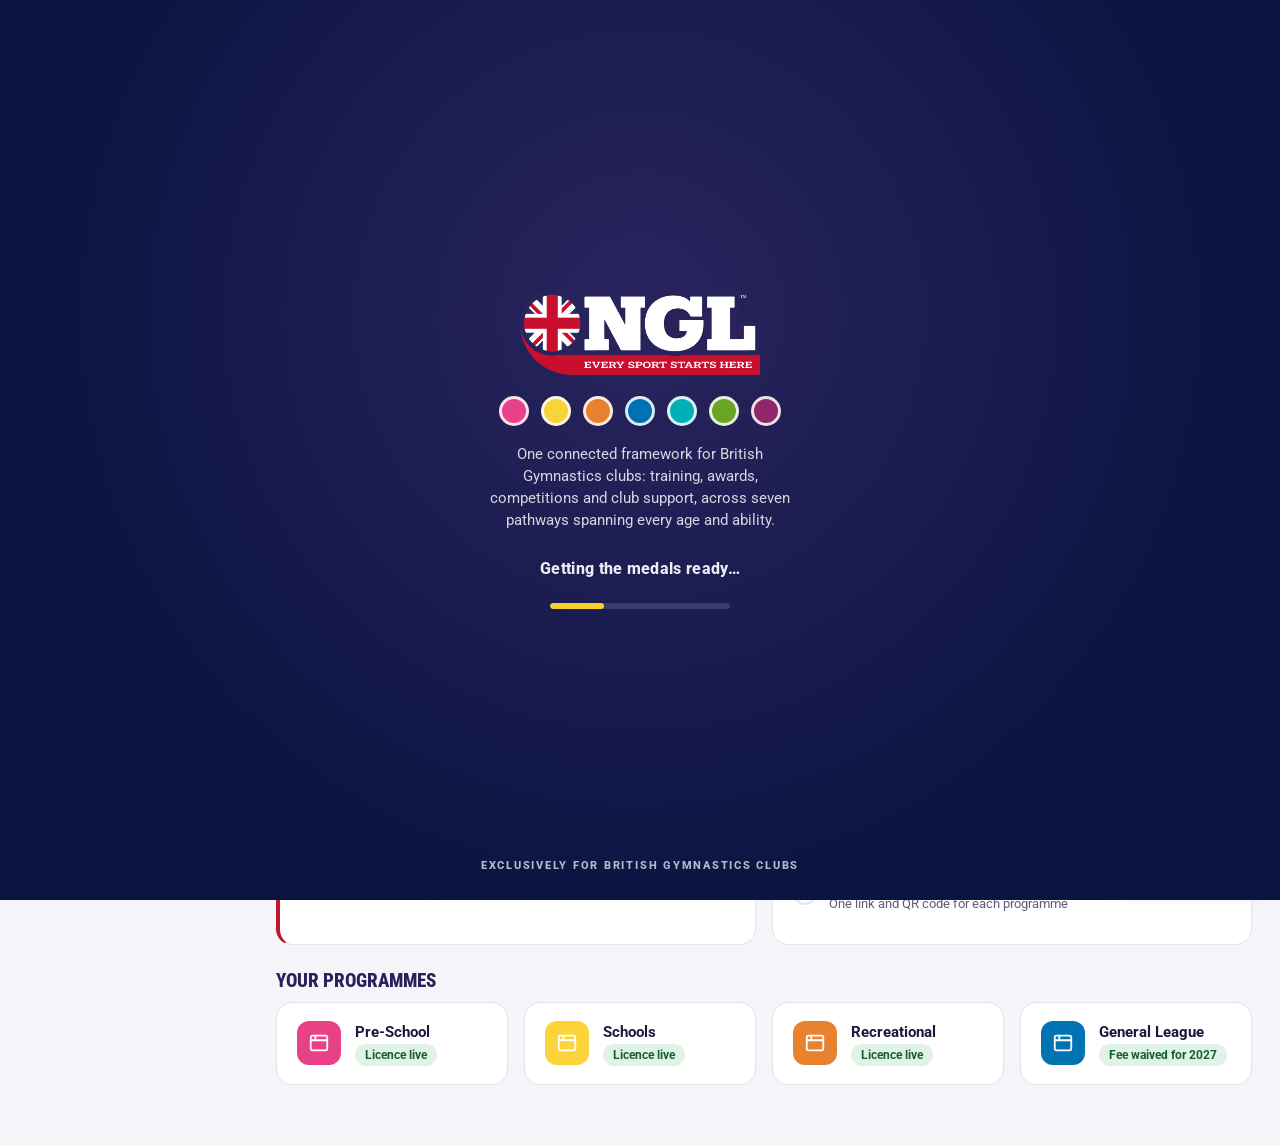
<file: index.html>
<!doctype html>
<html lang="en-GB"><head><meta charset="utf-8">
<meta name="viewport" content="width=device-width,initial-scale=1">
<meta name="robots" content="noindex,nofollow">
<title>NGL</title>
<link rel="preconnect" href="https://fonts.googleapis.com">
<link href="https://fonts.googleapis.com/css2?family=Roboto:wght@400;500;700;900&family=Roboto+Condensed:wght@700;800;900&display=swap" rel="stylesheet">
<link rel="stylesheet" href="css/app.css">
<link rel="manifest" href="manifest.webmanifest">
<meta name="theme-color" content="#28225c">
<link rel="icon" type="image/png" href="img/icon-192.png">
<link rel="apple-touch-icon" href="img/icon-180.png">
<meta name="apple-mobile-web-app-title" content="NGL">
<meta name="apple-mobile-web-app-capable" content="yes">
<meta name="apple-mobile-web-app-status-bar-style" content="black-translucent">
</head><body>
<!-- NGL loading screen: the same as every NGL app (copied from nglschools/index.html) -->
<div id="nglSplash" role="status" aria-label="Loading NGL"><img class="nsl" alt="National Gymnastics League"><div class="nsm"></div><div class="nsh">One connected framework for British Gymnastics clubs: training, awards, competitions and club support, across seven pathways spanning every age and ability.</div><div class="nsg"></div><div class="nsb"><b></b></div><div class="nsx">Exclusively for British Gymnastics clubs</div></div><style>#nglSplash{position:fixed;inset:0;z-index:2147483000;background:radial-gradient(circle at 50% 35%,#2a245f 0%,#0a1440 72%);display:flex;flex-direction:column;align-items:center;justify-content:center;gap:22px;transition:opacity .45s ease,transform .45s ease;font-family:Roboto,-apple-system,BlinkMacSystemFont,"Segoe UI",Helvetica,Arial,sans-serif}
#nglSplash.out{opacity:0;transform:scale(1.04);pointer-events:none}
#nglSplash .nsl{width:min(240px,62vw);height:auto;min-height:40px;opacity:0;transform:scale(.7);animation:nslPop .6s cubic-bezier(.2,1.4,.4,1) .15s forwards}
#nglSplash .nsl-t{color:#fff;font-weight:900;font-size:34px;letter-spacing:.02em}
#nglSplash .nsm{display:flex;gap:12px;flex-wrap:wrap;justify-content:center;max-width:80vw}
#nglSplash .nsm i{width:30px;height:30px;border-radius:50%;border:3px solid rgba(255,255,255,.85);opacity:0;transform:translateY(-60px);animation:nslDrop .55s cubic-bezier(.3,1.6,.5,1) forwards,nslBob 1.2s ease-in-out infinite alternate}
#nglSplash .nsh{color:rgba(255,255,255,.82);font-size:15px;line-height:1.45;text-align:center;max-width:340px;padding:0 20px;margin:-4px 0 4px;opacity:0;animation:nslFade .6s ease 1.2s forwards}
#nglSplash .nsx{position:absolute;left:0;right:0;bottom:calc(26px + env(safe-area-inset-bottom,0px));text-align:center;color:rgba(255,255,255,.7);font-size:11px;font-weight:800;letter-spacing:.16em;text-transform:uppercase;opacity:0;animation:nslFade .6s ease .5s forwards}
#nglSplash .nsx img{display:block;margin:0 auto 8px;height:34px;width:auto}
@keyframes nslFade{to{opacity:1}}
#nglSplash .nsg{color:#fff;font-weight:800;font-size:16px;letter-spacing:.02em;min-height:22px;opacity:.92}
#nglSplash .nsb{width:180px;height:6px;border-radius:999px;background:rgba(255,255,255,.14);overflow:hidden}
#nglSplash .nsb b{display:block;height:100%;width:30%;border-radius:999px;background:#F5D12F;animation:nslRun 1.1s ease-in-out infinite}
@keyframes nslPop{to{opacity:1;transform:scale(1)}}
@keyframes nslDrop{to{opacity:1;transform:translateY(0)}}
@keyframes nslBob{from{translate:0 0}to{translate:0 -6px}}
@keyframes nslRun{0%{transform:translateX(-110%)}100%{transform:translateX(360%)}}
@media (prefers-reduced-motion:reduce){#nglSplash .nsh,#nglSplash .nsx{animation:none;opacity:1}#nglSplash .nsl,#nglSplash .nsm i{animation:none;opacity:1;transform:none}#nglSplash .nsb b{animation:none;width:100%}}</style><script>(function(){
  var C={"key": "ngl-app", "title": "NGL", "colours": ["#E84187", "#F8D438", "#E88230", "#0071B3", "#01AFB8", "#6AA525", "#90276A"], "lines": ["Lining up…", "Pointing toes…", "Practising the routine…", "Getting the medals ready…", "Ready, set, salute!"], "logo": false, "logoSel": "aside .logo"}, KEY='nglSplash-'+C.key, el=document.getElementById('nglSplash');
  // Full animation on the first open of each visit; later page loads skip it
  if(window.self!==window.top){ el.remove(); return; }   // not inside the admin app's frames
  var seen=false; try{ seen=sessionStorage.getItem(KEY)==='1'; sessionStorage.setItem(KEY,'1'); }catch(e){}
  if(seen){ el.remove(); return; }
  var m=el.querySelector('.nsm'); C.colours.forEach(function(c,i){ var d=document.createElement('i'); d.style.background=c; d.style.animationDelay=(0.45+i*0.15)+'s,'+(1.1+i*0.15)+'s'; m.appendChild(d); });
  var msg=el.querySelector('.nsg'), n=0; msg.textContent=C.lines[0];
  var t=setInterval(function(){ n=Math.min(n+1,C.lines.length-1); msg.textContent=C.lines[n]; },650);
  function logo(){ if(C.logo) return; var src=C.logoSel&&document.querySelector(C.logoSel); var im=el.querySelector('.nsl'); if(src&&src.src){ im.src=src.src; } else if(im && !im.getAttribute('src')){ im.outerHTML='<div class="nsl-t">'+C.title+'</div>'; } }
  document.addEventListener('DOMContentLoaded',logo);
  var start=Date.now(), done=false;
  function finish(){ if(done) return; done=true; logo(); setTimeout(function(){ clearInterval(t); msg.textContent=C.lines[C.lines.length-1]; setTimeout(function(){ el.classList.add('out'); setTimeout(function(){ el.remove(); },500); },250); }, Math.max(0,2800-(Date.now()-start))); }
  if(document.readyState==='complete') finish(); else window.addEventListener('load',finish);
  setTimeout(finish,6000);   // never hold the app up on a slow connection
})();</script>
<div class="bar7"><i style="background:var(--pre)"></i><i style="background:var(--sch)"></i><i style="background:var(--rec)"></i><i style="background:var(--gen)"></i><i style="background:var(--perf)"></i><i style="background:var(--uni)"></i><i style="background:var(--mas)"></i></div>
<div id="authRoot" hidden></div>
<div class="app">
  <aside class="side">
    <img class="logo" src="img/brand/ngl-logo-full.png" alt="National Gymnastics League">
    <div class="club" id="clubCard"></div>
    <nav class="nav" id="nav" aria-label="Main"></nav>
    <div class="foot">OFFICIAL SPONSOR<img src="img/brand/justgo-logo-white.png" alt="JustGo"></div>
  </aside>
  <div class="main">
    <header class="top">
      <div class="search" role="search">
        <svg viewBox="0 0 24 24" fill="none" stroke="currentColor" stroke-width="2"><circle cx="11" cy="11" r="7"/><path d="m20 20-4-4"/></svg>
        <input id="q" placeholder="Search: rules, floor music, invoice, lesson plans…" autocomplete="off" aria-label="Search the Club Hub">
        <div class="results" id="res"></div>
      </div>
      <div class="who" id="who"></div>
    </header>
    <main class="page" id="page"></main>
  </div>
</div>
<div class="sandbox" id="sandbox" hidden>SANDBOX</div>
<script type="module" src="js/app.js"></script>
</body></html>
</file>
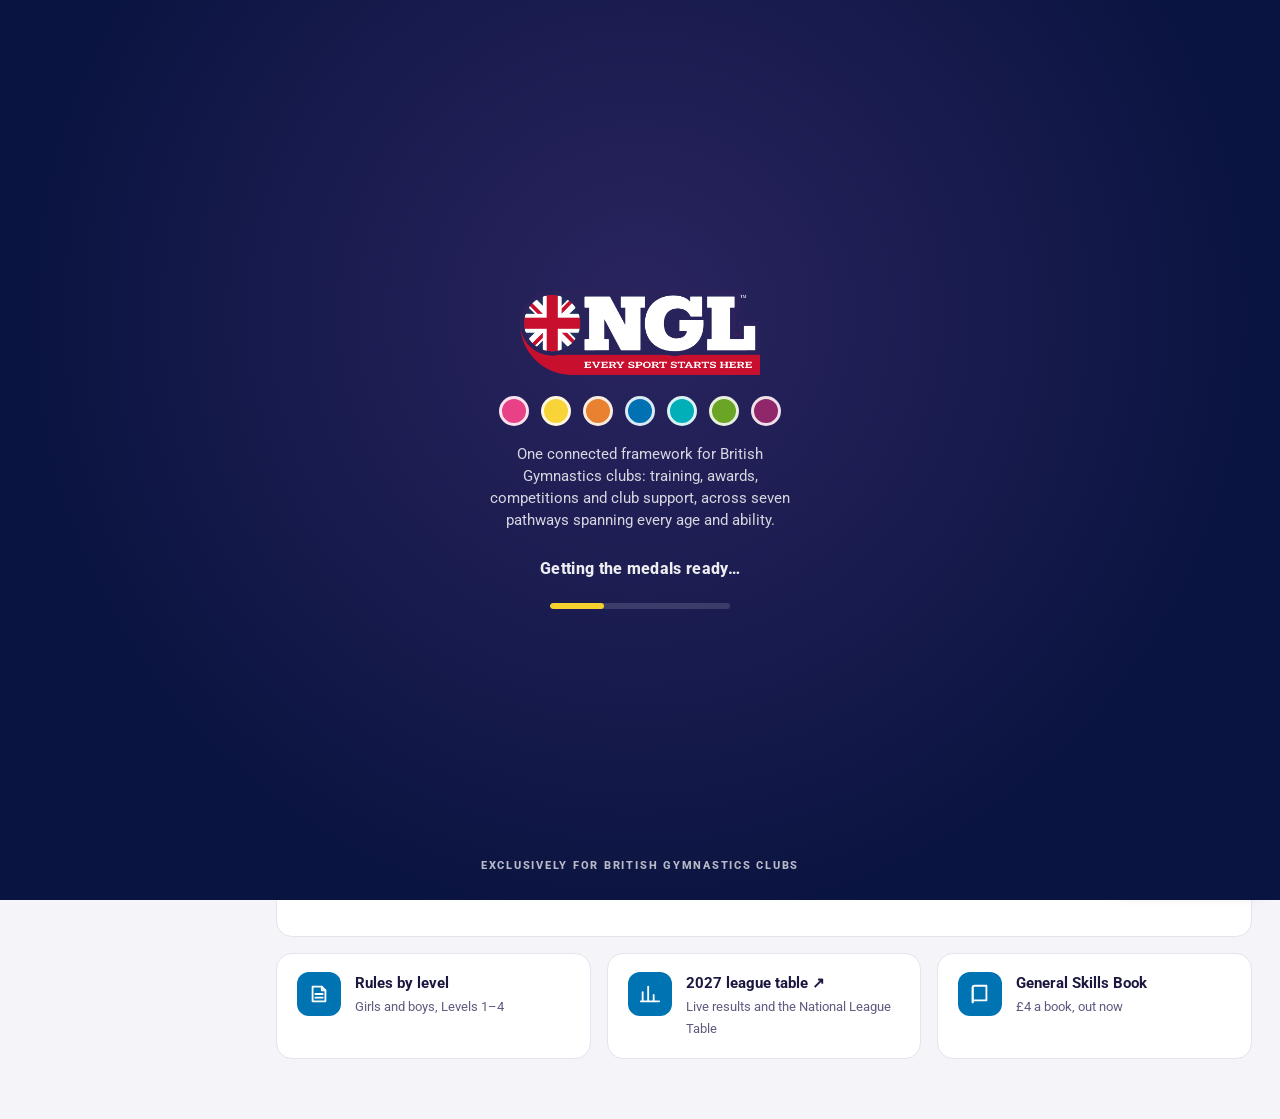
<file: general/index.html>
<!doctype html>
<html lang="en"><head><meta charset="utf-8"><title>NGL General League · Club Hub</title>
<script>location.replace('/' + '#/programmes/general');</script>
<meta http-equiv="refresh" content="0; url=/#/programmes/general"></head>
<body><p>The General League is now in the NGL Club Hub. <a href="/#/programmes/general">Open it here</a>.</p></body></html>
</file>
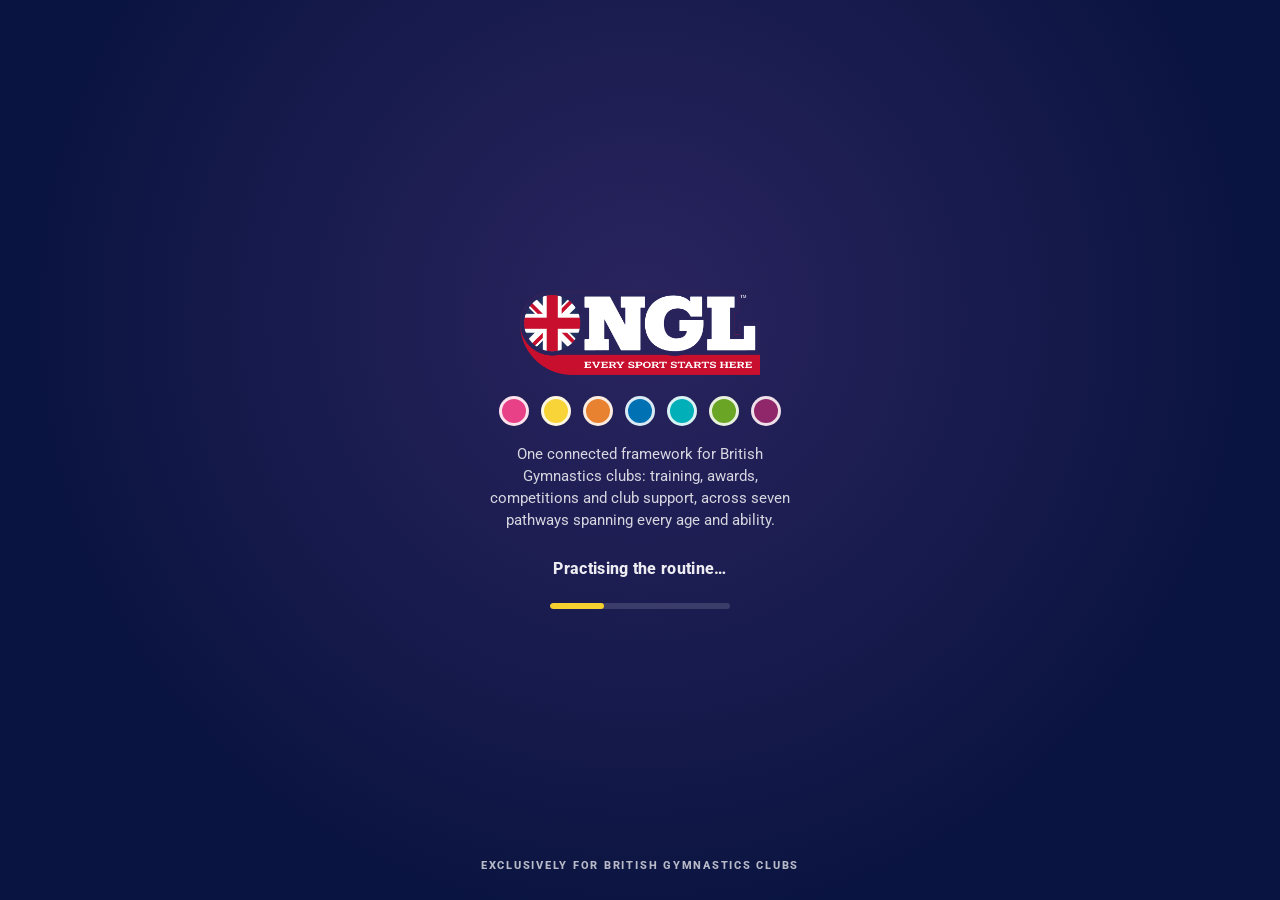
<file: preschool/club/index.html>
<!doctype html>
<html lang="en"><head><meta charset="utf-8"><title>NGL Pre-School · Club Hub</title>
<script>location.replace('/' + '#/programmes/preschool');</script>
<meta http-equiv="refresh" content="0; url=/#/programmes/preschool"></head>
<body><p>The Pre-School hub is now in the NGL Club Hub. <a href="/#/programmes/preschool">Open it here</a>.</p></body></html>
</file>
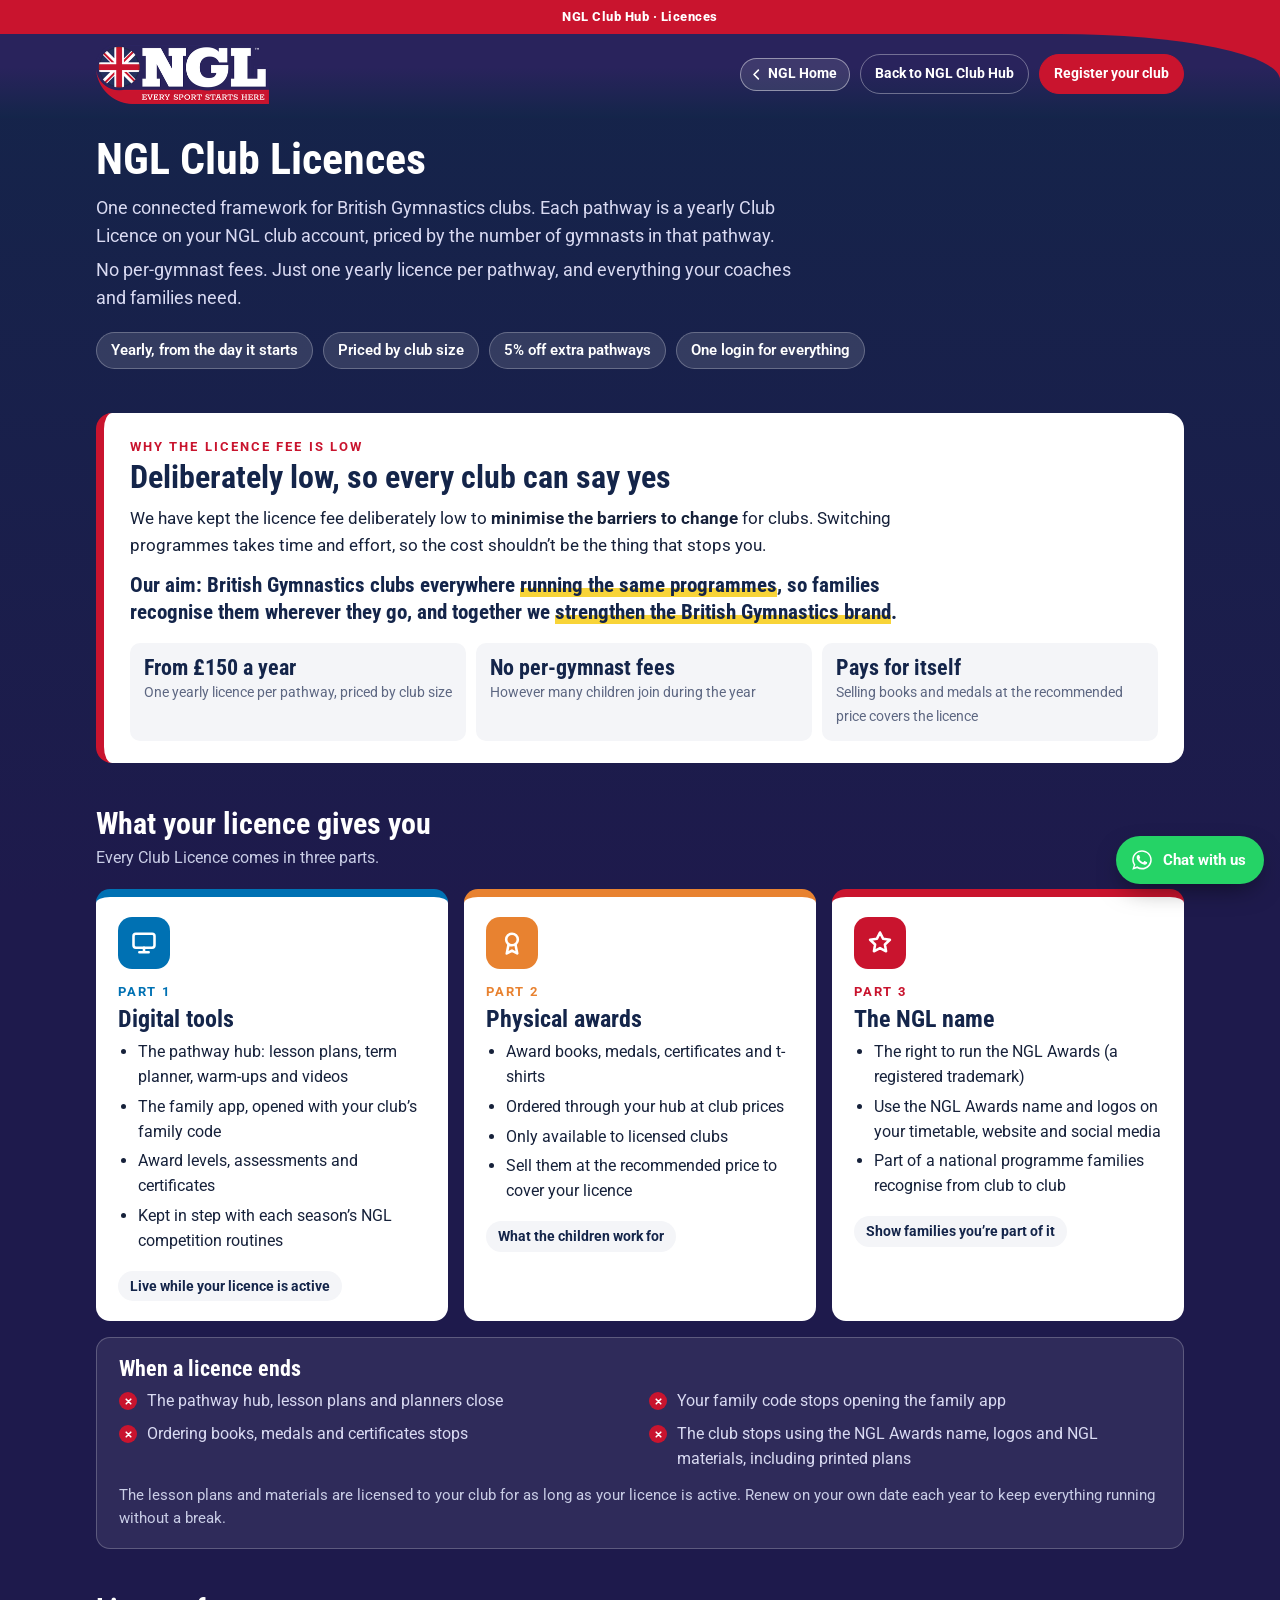
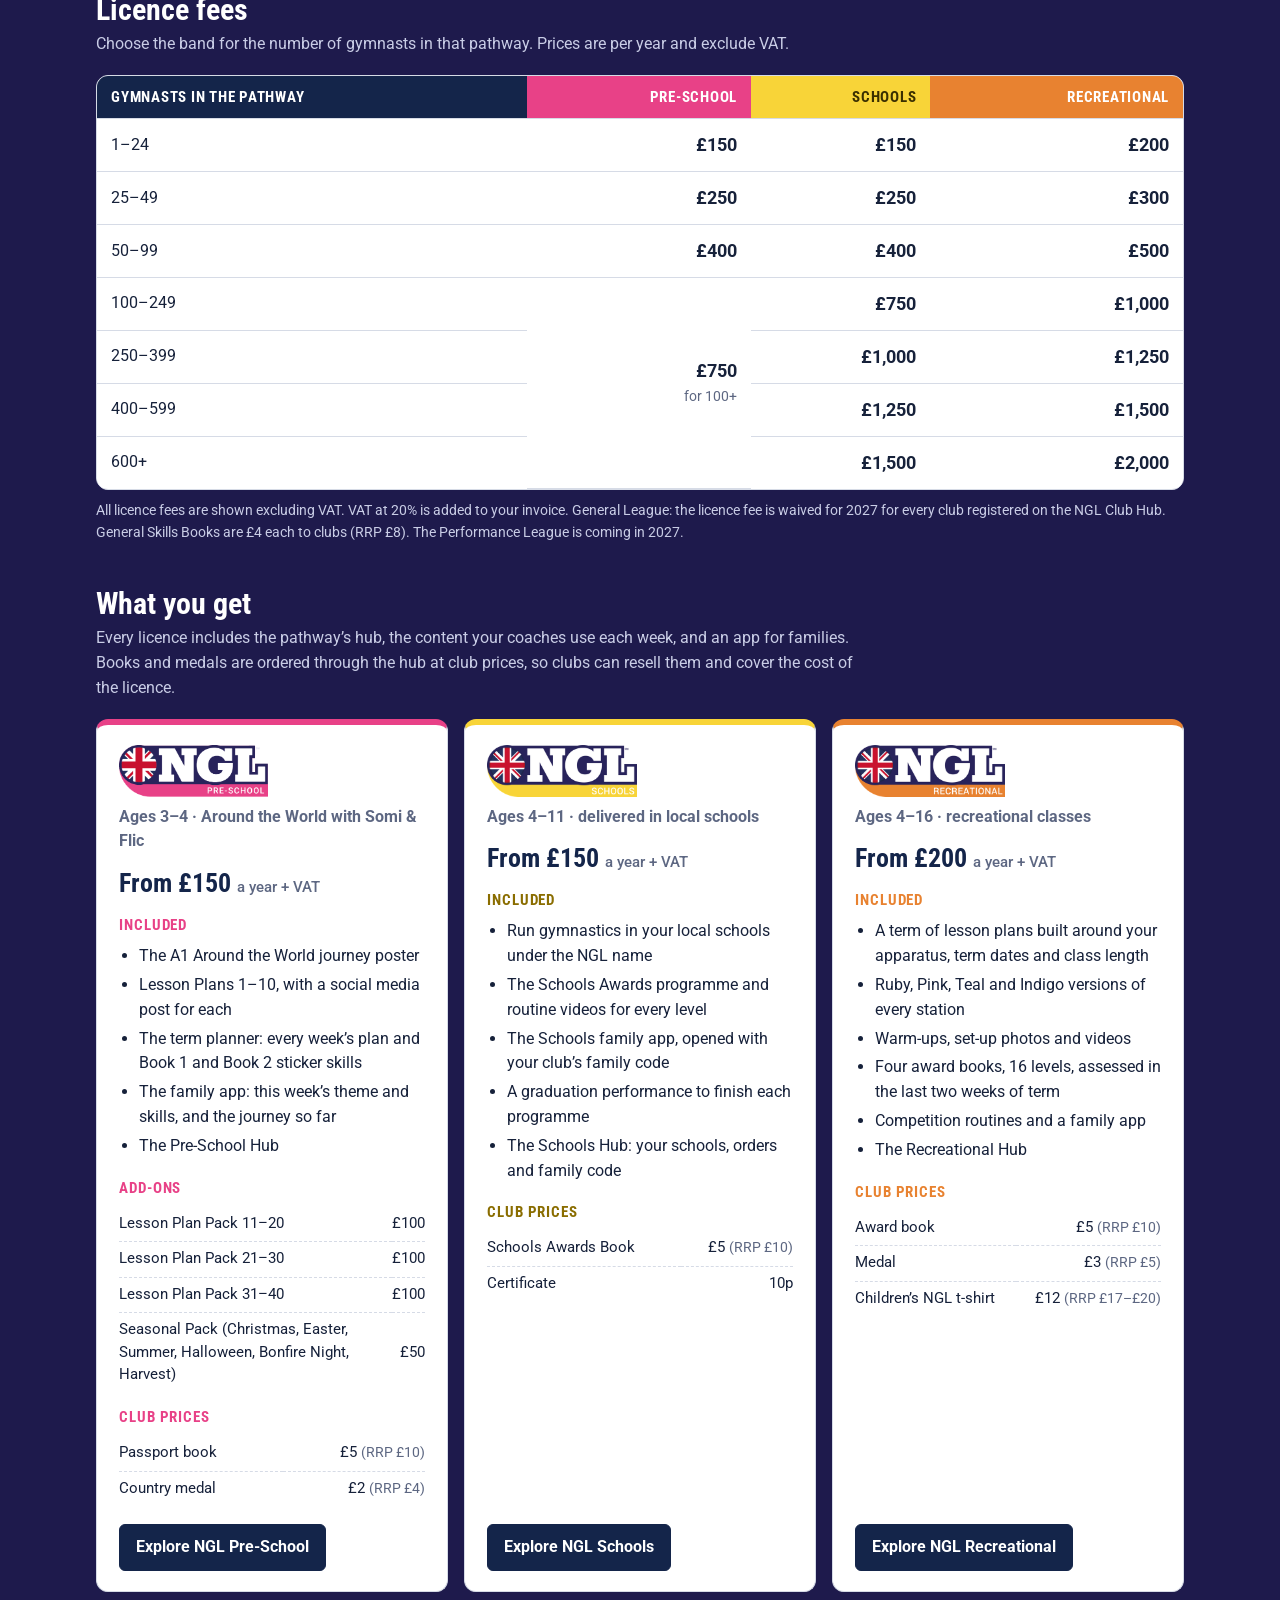
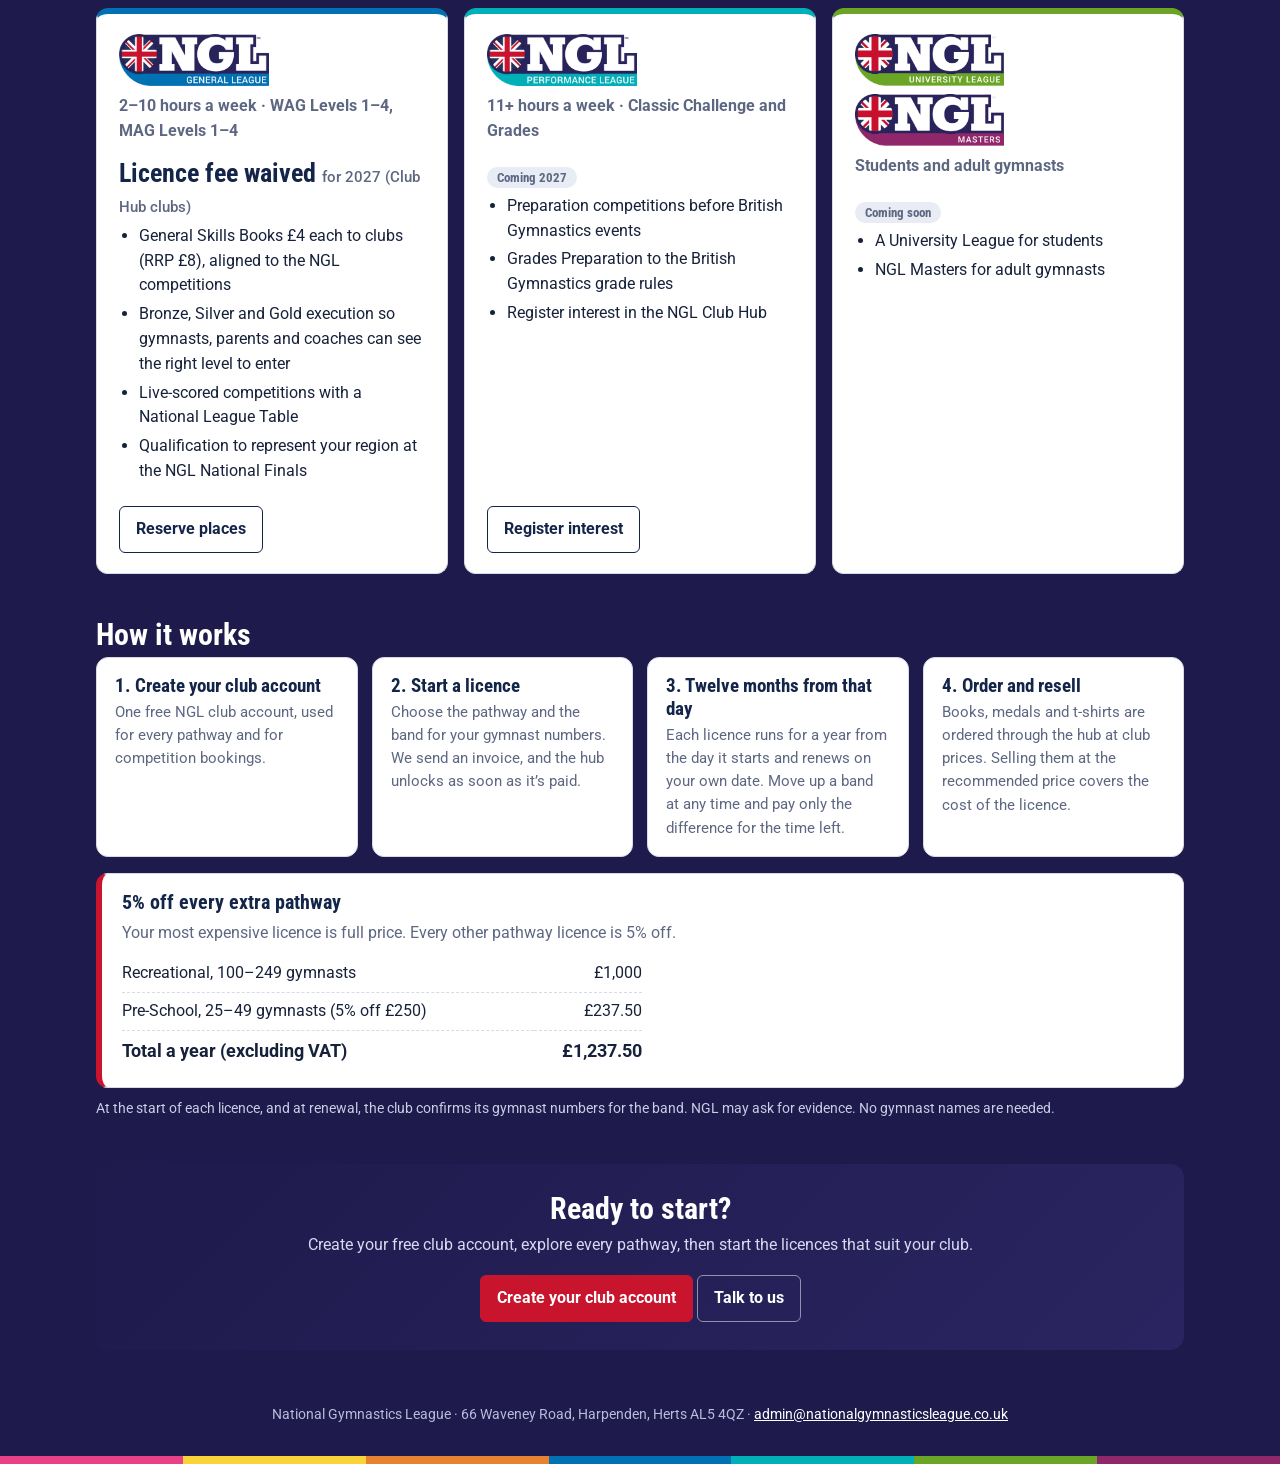
<file: licences.html>
<!doctype html>
<html lang="en">
<head>
<meta charset="utf-8">
<link rel="icon" type="image/png" sizes="32x32" href="/icons/club-hub-32.png">
<link rel="icon" type="image/png" sizes="64x64" href="/icons/club-hub-64.png">
<link rel="icon" type="image/png" sizes="192x192" href="/icons/club-hub-192.png">
<link rel="apple-touch-icon" href="/icons/club-hub-apple-touch-icon.png">
<meta name="viewport" content="width=device-width, initial-scale=1">
<title>NGL Club Licences</title>
<meta name="description" content="NGL Club Licences for British Gymnastics clubs: every pathway, the yearly licence fee by club size, and what your club gets.">
<link rel="preconnect" href="https://fonts.googleapis.com"><link rel="preconnect" href="https://fonts.gstatic.com" crossorigin>
<link href="https://fonts.googleapis.com/css2?family=Roboto:wght@400;500;700;900&family=Roboto+Condensed:wght@500;600;700;800&display=swap" rel="stylesheet">
<style>
:root{--navy:#14254a;--navy2:#223a70;--ink:#16213a;--muted:#5d6782;--line:#d6dbe6;--paper:#f4f5f8;--red:#C9142E;
  --pre:#E84187;--sch:#F8D438;--rec:#E88230;--gen:#0071B3;--perf:#01AFB8;--uni:#6AA525;--mas:#90276A;
  --cond:'Roboto Condensed','Arial Narrow',sans-serif;--body:'Roboto',system-ui,sans-serif}
*{box-sizing:border-box}
body{margin:0;font:16px/1.55 var(--body);color:var(--ink);background:var(--paper)}
.seven{display:flex;height:8px}.seven i{flex:1}
.wrap{max-width:1120px;margin:0 auto;padding:0 16px}
header{background:linear-gradient(135deg,#1e1a4c,#2a2560);color:#fff;padding:34px 0 40px}
header img.main{height:64px;display:block;margin-bottom:18px}
header h1{font:700 44px/1.05 var(--cond);margin:0 0 12px}
header p{color:#d9daf2;max-width:720px;margin:6px 0;font-size:18px}
h2{font:700 30px/1.1 var(--cond);color:var(--navy);margin:44px 0 6px}
.lead{color:var(--muted);margin:0 0 18px;max-width:780px}
.pills{display:flex;flex-wrap:wrap;gap:10px;margin-top:20px}
.pills span{background:rgba(255,255,255,.12);border:1px solid rgba(255,255,255,.25);border-radius:30px;padding:6px 14px;font-weight:600;font-size:15px}
/* fee table */
.tbl{overflow-x:auto;background:#fff;border:1px solid var(--line);border-radius:12px}
table{border-collapse:collapse;width:100%;min-width:640px}
th,td{padding:12px 14px;text-align:right;border-bottom:1px solid var(--line);font-variant-numeric:tabular-nums}
th:first-child,td:first-child{text-align:left}
thead th{font:700 15px var(--cond);letter-spacing:.05em;text-transform:uppercase;color:#fff;background:var(--navy)}
thead th.pre{background:var(--pre)} thead th.sch{background:var(--sch);color:#3a2f00} thead th.rec{background:var(--rec)}
tbody tr:last-child td{border-bottom:0}
td b{font-size:18px}
td.na{color:#a0a7b8}
.note{font-size:14px;color:var(--muted);margin-top:10px}
/* pathway cards */
.grid{display:grid;gap:16px;grid-template-columns:repeat(auto-fit,minmax(320px,1fr))}
.card{background:#fff;border:1px solid var(--line);border-top:6px solid var(--c);border-radius:12px;padding:20px 22px;display:flex;flex-direction:column}
.card img.logo{height:52px;width:auto;align-self:flex-start;margin-bottom:8px}
.card .who{font-weight:700;color:var(--muted);margin:0 0 10px}
.card .fee{font:700 26px var(--cond);color:var(--navy);margin:4px 0 2px}
.card .fee small{font:500 15px var(--body);color:var(--muted)}
.card h4{font:700 15px var(--cond);letter-spacing:.06em;text-transform:uppercase;color:var(--c2,var(--c));margin:16px 0 6px}
.card ul{margin:0;padding-left:20px}.card li{margin:4px 0}
.card table{min-width:0;font-size:14.5px;margin-top:4px}
.card table td{padding:6px 0;border-bottom:1px dashed var(--line)}
.card .btns{margin-top:auto;padding-top:18px;display:flex;gap:8px;flex-wrap:wrap}
.btn{display:inline-block;background:var(--navy);color:#fff;text-decoration:none;font-weight:700;padding:10px 16px;border-radius:6px;border:1px solid var(--navy)}
.btn.ghost{background:#fff;color:var(--navy)}
.soon{display:inline-block;background:#e8ecf5;color:var(--muted);font-weight:700;font-size:13px;padding:3px 10px;border-radius:12px}
/* how it works */
.how{display:grid;gap:14px;grid-template-columns:repeat(auto-fit,minmax(240px,1fr))}
.how div{background:#fff;border:1px solid var(--line);border-radius:12px;padding:16px 18px}
.how b{display:block;font:700 19px var(--cond);color:var(--navy);margin-bottom:4px}
.how p{margin:0;color:var(--muted);font-size:15px}
.ex{background:#fff;border:1px solid var(--line);border-left:6px solid var(--red);border-radius:12px;padding:16px 20px;margin-top:16px}
.ex table{min-width:0;max-width:520px}
.ex td{padding:6px 0;border-bottom:1px dashed var(--line)}
.cta{background:linear-gradient(135deg,#1e1a4c,#2a2560);color:#fff;border-radius:14px;padding:28px;margin:44px 0;text-align:center}
.cta h2{color:#fff;margin:0 0 8px}.cta p{color:#d9daf2;margin:0 0 18px}
.cta .btn{background:var(--red);border-color:var(--red)} .cta .btn.ghost{background:transparent;color:#fff;border-color:rgba(255,255,255,.5)}
footer{text-align:center;font-size:14px;color:var(--muted);padding:10px 16px 30px}
footer a{color:var(--navy2)}
@media(max-width:600px){header h1{font-size:34px}.card{padding:18px}}
.hub-top{position:relative;z-index:30;background:#C9142E}
.hub-top .strap{text-align:center;color:#fff;font-weight:800;font-size:13px;letter-spacing:.04em;padding:7px 16px}
.hub-top .band{background:linear-gradient(180deg,#29235c 0%,#29235c 40%,#14254a 100%);border-top-right-radius:120px 38px;padding-bottom:4px}
@media(min-width:700px){.hub-top .band{border-top-right-radius:220px 46px}}
.hub-top .row{display:flex;align-items:center;gap:10px;min-height:76px;padding:10px 16px;flex-wrap:wrap}
.hub-top .logo{margin-right:auto;display:block}.hub-top .logo img{height:50px;display:block}
@media(min-width:700px){.hub-top .logo img{height:60px}}
.hub-top .tbtn{display:inline-block;color:#fff;text-decoration:none;font-weight:700;font-size:14px;padding:8px 14px;border-radius:999px;border:1px solid rgba(255,255,255,.35)}
.hub-top .tbtn.red{background:#C9142E;border-color:#C9142E}
body{background:linear-gradient(180deg,#14254a 0,#1e1a4c 900px,#1e1a4c 100%) #1e1a4c;min-height:100vh}
header{background:transparent;padding:18px 0 10px}
main h2{color:#fff}
main .lead,main > .note{color:#c9cde6}
.tbl td{background:#fff}
.mfees{display:none}
@media(max-width:700px){.tbl{display:none}.mfees{display:block}}
.mfees .seg{display:grid;grid-template-columns:repeat(3,1fr);gap:4px;background:rgba(255,255,255,.1);border-radius:999px;padding:4px;margin:0 0 12px}
.mfees .seg button{border:0;border-radius:999px;padding:10px 4px;font-family:inherit;font-weight:700;font-size:14px;color:#fff;background:none;cursor:pointer}
.mfees .seg button[aria-pressed="true"]{background:#fff;color:#14254a}
.mfees ul{list-style:none;margin:0;padding:0;background:#fff;border-radius:14px;overflow:hidden}
.mfees li{display:flex;justify-content:space-between;align-items:center;padding:13px 16px;border-top:1px solid #e9ecf3;color:#14254a;font-size:16px}
.mfees li:first-child{border-top:0}
.mfees li span{color:#5d6782}.mfees li b{font-size:19px}
.mfees li small{display:block;color:#5d6782;font-size:12px;font-weight:600}

footer{color:#b9bbdc}footer a{color:#fff}
/* why low + three parts + when it ends */
.why{background:#fff;border-radius:16px;padding:26px 26px 22px;margin:34px 0 0;position:relative;overflow:hidden;border-left:8px solid var(--red)}
.why .k{font:700 13px var(--body);letter-spacing:.16em;text-transform:uppercase;color:var(--red);margin:0 0 6px}
.why h2{color:var(--navy)!important;margin:0 0 10px;font-size:32px}
.why p{margin:0 0 10px;max-width:820px;font-size:17px}
.why .aim{font:700 21px/1.3 var(--cond);color:var(--navy);margin:14px 0 4px;max-width:820px}
.why .aim em{font-style:normal;background:linear-gradient(transparent 62%,#F8D438 62%)}
.why .facts{display:grid;grid-template-columns:repeat(auto-fit,minmax(200px,1fr));gap:10px;margin-top:16px}
.why .facts div{background:var(--paper);border-radius:10px;padding:12px 14px}
.why .facts b{display:block;font:700 22px var(--cond);color:var(--navy)}
.why .facts span{font-size:14px;color:var(--muted)}
.parts{display:grid;gap:16px;grid-template-columns:repeat(auto-fit,minmax(280px,1fr));margin-top:6px}
.part{background:#fff;border-radius:14px;padding:20px 22px;border-top:8px solid var(--c)}
.part .ic{width:52px;height:52px;border-radius:14px;background:var(--c);display:grid;place-items:center;margin-bottom:10px}
.part .ic svg{width:28px;height:28px}
.part .n{font:700 13px var(--body);letter-spacing:.14em;text-transform:uppercase;color:var(--c)}
.part h3{font:700 24px/1.1 var(--cond);color:var(--navy);margin:2px 0 8px}
.part ul{margin:0;padding-left:20px}.part li{margin:5px 0}
.part .tag{display:inline-block;margin-top:12px;font-weight:700;font-size:13.5px;color:var(--navy);background:var(--paper);border-radius:20px;padding:5px 12px}
.ends{background:rgba(255,255,255,.08);border:1px solid rgba(255,255,255,.22);border-radius:14px;padding:18px 22px;margin-top:16px;color:#fff}
.ends h3{font:700 22px var(--cond);margin:0 0 8px;color:#fff}
.ends ul{margin:0;padding:0;list-style:none;display:grid;gap:8px 18px;grid-template-columns:repeat(auto-fit,minmax(380px,1fr))}@media(max-width:600px){.ends ul{grid-template-columns:1fr}}
.ends li{display:flex;gap:10px;align-items:flex-start;color:#d9daf2}
.ends li:before{content:'';flex:none;width:18px;height:18px;margin-top:3px;border-radius:50%;background:var(--red) url("data:image/svg+xml,%3Csvg xmlns='http://www.w3.org/2000/svg' viewBox='0 0 24 24' fill='none' stroke='white' stroke-width='3.5' stroke-linecap='round'%3E%3Cpath d='M7 7l10 10M17 7L7 17'/%3E%3C/svg%3E") center/11px no-repeat}
.ends p{margin:12px 0 0;color:#c9cde6;font-size:15px}

html.embed body{background:transparent!important;min-height:0}
html.embed .hub-top,html.embed header,html.embed footer,html.embed .cta,html.embed .embed-hide{display:none!important}
html.embed main h2:first-child{margin-top:4px}
.nglhome{display:inline-flex;align-items:center;gap:4px;color:#fff;text-decoration:none;font:700 13.5px/1 Roboto,system-ui,sans-serif;padding:8px 12px 8px 8px;border-radius:999px;border:1px solid rgba(255,255,255,.45);background:rgba(255,255,255,.1);white-space:nowrap;flex:none}.nglhome svg{width:15px;height:15px;flex:none}.nglhome:hover{background:rgba(255,255,255,.2)}
@media(max-width:420px){.nglhome{padding:7px 10px 7px 7px;font-size:13px}}
</style>

</head>
<body>
<div class="hub-top"><div class="strap">NGL Club Hub · Licences</div><div class="band"><div class="wrap row">
  <a class="logo" href="https://club.nationalgymnasticsleague.co.uk/" aria-label="NGL Club Hub"><img src="[data-uri]" alt="NGL"></a>
  <a class="nglhome" href="https://www.nationalgymnasticsleague.co.uk/" target="_top" aria-label="Back to the NGL website home page"><svg viewBox="0 0 24 24" fill="none" stroke="currentColor" stroke-width="2.6" stroke-linecap="round" stroke-linejoin="round" aria-hidden="true"><path d="M15 5l-7 7 7 7"/></svg>NGL Home</a>
  <a class="tbtn" href="https://club.nationalgymnasticsleague.co.uk/#licences">Back to NGL Club Hub</a>
  <a class="tbtn red" href="https://club.nationalgymnasticsleague.co.uk/#register">Register your club</a>
</div></div></div>
<header><div class="wrap">
  <h1>NGL Club Licences</h1>
  <p>One connected framework for British Gymnastics clubs. Each pathway is a yearly Club Licence on your NGL club account, priced by the number of gymnasts in that pathway.</p>
  <p>No per-gymnast fees. Just one yearly licence per pathway, and everything your coaches and families need.</p>
  <div class="pills"><span>Yearly, from the day it starts</span><span>Priced by club size</span><span>5% off extra pathways</span><span>One login for everything</span></div>
</div></header>

<main class="wrap">
  <section class="why" aria-labelledby="whyLow">
    <p class="k">Why the licence fee is low</p>
    <h2 id="whyLow">Deliberately low, so every club can say yes</h2>
    <p>We have kept the licence fee deliberately low to <b>minimise the barriers to change</b> for clubs. Switching programmes takes time and effort, so the cost shouldn’t be the thing that stops you.</p>
    <p class="aim">Our aim: British Gymnastics clubs everywhere <em>running the same programmes</em>, so families recognise them wherever they go, and together we <em>strengthen the British Gymnastics brand</em>.</p>
    <div class="facts">
      <div><b>From £150 a year</b><span>One yearly licence per pathway, priced by club size</span></div>
      <div><b>No per-gymnast fees</b><span>However many children join during the year</span></div>
      <div><b>Pays for itself</b><span>Selling books and medals at the recommended price covers the licence</span></div>
    </div>
  </section>

  <h2>What your licence gives you</h2>
  <p class="lead">Every Club Licence comes in three parts.</p>
  <div class="parts">
    <div class="part" style="--c:#0071B3"><div class="ic"><svg viewBox="0 0 24 24" fill="none" stroke="#fff" stroke-width="2.2" stroke-linecap="round" stroke-linejoin="round" aria-hidden="true"><rect x="3" y="4" width="18" height="12" rx="2"/><path d="M8 20h8M12 16v4"/></svg></div>
      <span class="n">Part 1</span><h3>Digital tools</h3>
      <ul><li>The pathway hub: lesson plans, term planner, warm-ups and videos</li>
      <li>The family app, opened with your club’s family code</li>
      <li>Award levels, assessments and certificates</li>
      <li>Kept in step with each season’s NGL competition routines</li></ul>
      <span class="tag">Live while your licence is active</span></div>
    <div class="part" style="--c:#E88230"><div class="ic"><svg viewBox="0 0 24 24" fill="none" stroke="#fff" stroke-width="2.2" stroke-linecap="round" stroke-linejoin="round" aria-hidden="true"><circle cx="12" cy="9" r="5"/><path d="M9 13.5L7.5 21l4.5-2.5 4.5 2.5-1.5-7.5"/></svg></div>
      <span class="n">Part 2</span><h3>Physical awards</h3>
      <ul><li>Award books, medals, certificates and t-shirts</li>
      <li>Ordered through your hub at club prices</li>
      <li>Only available to licensed clubs</li>
      <li>Sell them at the recommended price to cover your licence</li></ul>
      <span class="tag">What the children work for</span></div>
    <div class="part" style="--c:#C9142E"><div class="ic"><svg viewBox="0 0 24 24" fill="none" stroke="#fff" stroke-width="2.2" stroke-linecap="round" stroke-linejoin="round" aria-hidden="true"><path d="M12 3l2.6 5.3 5.9.9-4.3 4.1 1 5.8L12 16.4 6.8 19.1l1-5.8L3.5 9.2l5.9-.9z"/></svg></div>
      <span class="n">Part 3</span><h3>The NGL name</h3>
      <ul><li>The right to run the NGL Awards (a registered trademark)</li>
      <li>Use the NGL Awards name and logos on your timetable, website and social media</li>
      <li>Part of a national programme families recognise from club to club</li></ul>
      <span class="tag">Show families you’re part of it</span></div>
  </div>
  <div class="ends">
    <h3>When a licence ends</h3>
    <ul><li>The pathway hub, lesson plans and planners close</li>
      <li>Your family code stops opening the family app</li>
      <li>Ordering books, medals and certificates stops</li>
      <li>The club stops using the NGL Awards name, logos and NGL materials, including printed plans</li></ul>
    <p>The lesson plans and materials are licensed to your club for as long as your licence is active. Renew on your own date each year to keep everything running without a break.</p>
  </div>

  <h2>Licence fees</h2>
  <p class="lead">Choose the band for the number of gymnasts in that pathway. Prices are per year and exclude VAT.</p>
  <div class="tbl"><table>
    <thead><tr><th>Gymnasts in the pathway</th><th class="pre">Pre-School</th><th class="sch">Schools</th><th class="rec">Recreational</th></tr></thead>
    <tbody>
      <tr><td>1–24</td><td><b>£150</b></td><td><b>£150</b></td><td><b>£200</b></td></tr>
      <tr><td>25–49</td><td><b>£250</b></td><td><b>£250</b></td><td><b>£300</b></td></tr>
      <tr><td>50–99</td><td><b>£400</b></td><td><b>£400</b></td><td><b>£500</b></td></tr>
      <tr><td>100–249</td><td rowspan="4" style="vertical-align:middle"><b>£750</b><br><span class="note">for 100+</span></td><td><b>£750</b></td><td><b>£1,000</b></td></tr>
      <tr><td>250–399</td><td><b>£1,000</b></td><td><b>£1,250</b></td></tr>
      <tr><td>400–599</td><td><b>£1,250</b></td><td><b>£1,500</b></td></tr>
      <tr><td>600+</td><td><b>£1,500</b></td><td><b>£2,000</b></td></tr>
    </tbody></table></div>
  <div class="mfees" id="mfees">
    <div class="seg" role="group" aria-label="Pathway"><button type="button" data-p="pre" aria-pressed="false">Pre-School</button><button type="button" data-p="sch" aria-pressed="false">Schools</button><button type="button" data-p="rec" aria-pressed="true">Recreational</button></div>
    <ul id="mfeesList"></ul>
  </div>
  <script>
  (function(){
    var B = ['1–24','25–49','50–99','100–249','250–399','400–599','600+'];
    var P = {pre:[150,250,400,750], sch:[150,250,400,750,1000,1250,1500], rec:[200,300,500,1000,1250,1500,2000]};
    var gbp = function(n){ return '£' + n.toLocaleString('en-GB'); };
    function show(k){
      document.querySelectorAll('#mfees .seg button').forEach(function(b){ b.setAttribute('aria-pressed', b.dataset.p === k); });
      document.getElementById('mfeesList').innerHTML = P[k].map(function(v, i){
        var band = (k === 'pre' && i === 3) ? '100+' : B[i];
        return '<li><span>' + band + ' gymnasts</span><b>' + gbp(v) + '<small>a year + VAT</small></b></li>';
      }).join('');
    }
    document.querySelectorAll('#mfees .seg button').forEach(function(b){ b.onclick = function(){ show(b.dataset.p); }; });
    show('rec');
  })();
  </script>
  <p class="note">All licence fees are shown excluding VAT. VAT at 20% is added to your invoice. General League: the licence fee is waived for 2027 for every club registered on the NGL Club Hub. General Skills Books are £4 each to clubs (RRP £8). The Performance League is coming in 2027.</p>

  <h2>What you get</h2>
  <p class="lead">Every licence includes the pathway’s hub, the content your coaches use each week, and an app for families. Books and medals are ordered through the hub at club prices, so clubs can resell them and cover the cost of the licence.</p>
  <div class="grid">
    <div class="card" style="--c:var(--pre)">
      <img class="logo" src="[data-uri]" alt="NGL Pre-School">
      <p class="who">Ages 3–4 · Around the World with Somi &amp; Flic</p>
      <p class="fee">From £150 <small>a year + VAT</small></p>
      <h4>Included</h4>
      <ul><li>The A1 Around the World journey poster</li><li>Lesson Plans 1–10, with a social media post for each</li><li>The term planner: every week’s plan and Book 1 and Book 2 sticker skills</li><li>The family app: this week’s theme and skills, and the journey so far</li><li>The Pre-School Hub</li></ul>
      <h4>Add-ons</h4>
      <table><tr><td>Lesson Plan Pack 11–20</td><td>£100</td></tr><tr><td>Lesson Plan Pack 21–30</td><td>£100</td></tr><tr><td>Lesson Plan Pack 31–40</td><td>£100</td></tr><tr><td>Seasonal Pack (Christmas, Easter, Summer, Halloween, Bonfire Night, Harvest)</td><td>£50</td></tr></table>
      <h4>Club prices</h4>
      <table><tr><td>Passport book</td><td>£5 <span class="note">(RRP £10)</span></td></tr><tr><td>Country medal</td><td>£2 <span class="note">(RRP £4)</span></td></tr></table>
      <div class="btns"><a class="btn" href="https://club.nationalgymnasticsleague.co.uk/preschool/club/" target="_blank" rel="noopener">Explore NGL Pre-School</a></div>
    </div>
    <div class="card" style="--c:var(--sch);--c2:#8a6d00">
      <img class="logo" src="[data-uri]" alt="NGL Schools">
      <p class="who">Ages 4–11 · delivered in local schools</p>
      <p class="fee">From £150 <small>a year + VAT</small></p>
      <h4>Included</h4>
      <ul><li>Run gymnastics in your local schools under the NGL name</li><li>The Schools Awards programme and routine videos for every level</li><li>The Schools family app, opened with your club’s family code</li><li>A graduation performance to finish each programme</li><li>The Schools Hub: your schools, orders and family code</li></ul>
      <h4>Club prices</h4>
      <table><tr><td>Schools Awards Book</td><td>£5 <span class="note">(RRP £10)</span></td></tr><tr><td>Certificate</td><td>10p</td></tr></table>
      <div class="btns"><a class="btn" href="https://nglschools.co.uk/club/" target="_blank" rel="noopener">Explore NGL Schools</a></div>
    </div>
    <div class="card" style="--c:var(--rec)">
      <img class="logo" src="[data-uri]" alt="NGL Recreational">
      <p class="who">Ages 4–16 · recreational classes</p>
      <p class="fee">From £200 <small>a year + VAT</small></p>
      <h4>Included</h4>
      <ul><li>A term of lesson plans built around your apparatus, term dates and class length</li><li>Ruby, Pink, Teal and Indigo versions of every station</li><li>Warm-ups, set-up photos and videos</li><li>Four award books, 16 levels, assessed in the last two weeks of term</li><li>Competition routines and a family app</li><li>The Recreational Hub</li></ul>
      <h4>Club prices</h4>
      <table><tr><td>Award book</td><td>£5 <span class="note">(RRP £10)</span></td></tr><tr><td>Medal</td><td>£3 <span class="note">(RRP £5)</span></td></tr><tr><td>Children’s NGL t-shirt</td><td>£12 <span class="note">(RRP £17–£20)</span></td></tr></table>
      <div class="btns"><a class="btn" href="https://nglrecreational.co.uk/" target="_blank" rel="noopener">Explore NGL Recreational</a></div>
    </div>
    <div class="card" style="--c:var(--gen)">
      <img class="logo" src="[data-uri]" alt="NGL General League">
      <p class="who">2–10 hours a week · WAG Levels 1–4, MAG Levels 1–4</p>
      <p class="fee">Licence fee waived <small>for 2027 (Club Hub clubs)</small></p>
      <ul><li>General Skills Books £4 each to clubs (RRP £8), aligned to the NGL competitions</li><li>Bronze, Silver and Gold execution so gymnasts, parents and coaches can see the right level to enter</li><li>Live-scored competitions with a National League Table</li><li>Qualification to represent your region at the NGL National Finals</li></ul>
      <div class="btns"><a class="btn ghost" href="https://davidcbrooke.github.io/GYMNASTICS-RESULTS/ngl-booking-system.html" target="_blank" rel="noopener">Reserve places</a></div>
    </div>
    <div class="card" style="--c:var(--perf)">
      <img class="logo" src="[data-uri]" alt="NGL Performance League">
      <p class="who">11+ hours a week · Classic Challenge and Grades</p>
      <p class="fee"><span class="soon">Coming 2027</span></p>
      <ul><li>Preparation competitions before British Gymnastics events</li><li>Grades Preparation to the British Gymnastics grade rules</li><li>Register interest in the NGL Club Hub</li></ul>
      <div class="btns"><a class="btn ghost" href="https://club.nationalgymnasticsleague.co.uk/#performance" target="_blank" rel="noopener">Register interest</a></div>
    </div>
    <div class="card" style="--c:var(--uni)">
      <img class="logo" src="[data-uri]" alt="NGL University League">
      <img class="logo" src="[data-uri]" alt="NGL Masters">
      <p class="who">Students and adult gymnasts</p>
      <p class="fee"><span class="soon">Coming soon</span></p>
      <ul><li>A University League for students</li><li>NGL Masters for adult gymnasts</li></ul>
    </div>
  </div>

  <h2>How it works</h2>
  <div class="how">
    <div><b>1. Create your club account</b><p>One free NGL club account, used for every pathway and for competition bookings.</p></div>
    <div><b>2. Start a licence</b><p>Choose the pathway and the band for your gymnast numbers. We send an invoice, and the hub unlocks as soon as it’s paid.</p></div>
    <div><b>3. Twelve months from that day</b><p>Each licence runs for a year from the day it starts and renews on your own date. Move up a band at any time and pay only the difference for the time left.</p></div>
    <div><b>4. Order and resell</b><p>Books, medals and t-shirts are ordered through the hub at club prices. Selling them at the recommended price covers the cost of the licence.</p></div>
  </div>
  <div class="ex">
    <b style="font:700 20px var(--cond);color:var(--navy)">5% off every extra pathway</b>
    <p style="margin:4px 0 10px;color:var(--muted)">Your most expensive licence is full price. Every other pathway licence is 5% off.</p>
    <table><tr><td>Recreational, 100–249 gymnasts</td><td style="text-align:right">£1,000</td></tr>
      <tr><td>Pre-School, 25–49 gymnasts (5% off £250)</td><td style="text-align:right">£237.50</td></tr>
      <tr><td><b>Total a year (excluding VAT)</b></td><td style="text-align:right"><b>£1,237.50</b></td></tr></table>
  </div>
  <p class="note">At the start of each licence, and at renewal, the club confirms its gymnast numbers for the band. NGL may ask for evidence. No gymnast names are needed.</p>

  <div class="cta"><h2>Ready to start?</h2><p>Create your free club account, explore every pathway, then start the licences that suit your club.</p>
    <a class="btn" href="https://club.nationalgymnasticsleague.co.uk/#register" target="_blank" rel="noopener">Create your club account</a>
    <a class="btn ghost" href="mailto:admin@nationalgymnasticsleague.co.uk?subject=NGL%20Club%20Licences">Talk to us</a></div>
</main>
<footer>National Gymnastics League · 66 Waveney Road, Harpenden, Herts AL5 4QZ · <a href="mailto:admin@nationalgymnasticsleague.co.uk">admin@nationalgymnasticsleague.co.uk</a></footer>
<div class="seven"><i style="background:#E84187"></i><i style="background:#F8D438"></i><i style="background:#E88230"></i><i style="background:#0071B3"></i><i style="background:#01AFB8"></i><i style="background:#6AA525"></i><i style="background:#90276A"></i></div>
<script>
/* Inside the NGL Club Hub (Awards Scheme Licences tab) this page shows just the fees and what you get. */
if(/[?&]embed=1/.test(location.search)){
  document.documentElement.classList.add('embed');
  let on = false;
  document.querySelectorAll('main > *').forEach(el => { if(el.tagName === 'H2' && /How it works/i.test(el.textContent)) on = true; if(on) el.classList.add('embed-hide'); });
  document.querySelectorAll('a[href]').forEach(a => { if(!a.target) a.target = '_top'; });
  const send = () => parent.postMessage({nglLicencesHeight: document.documentElement.scrollHeight}, '*');
  new ResizeObserver(send).observe(document.body); window.addEventListener('load', send); send();
}
</script>
<script src="/chat.js?v=1"></script>
</body>
</html>
</file>
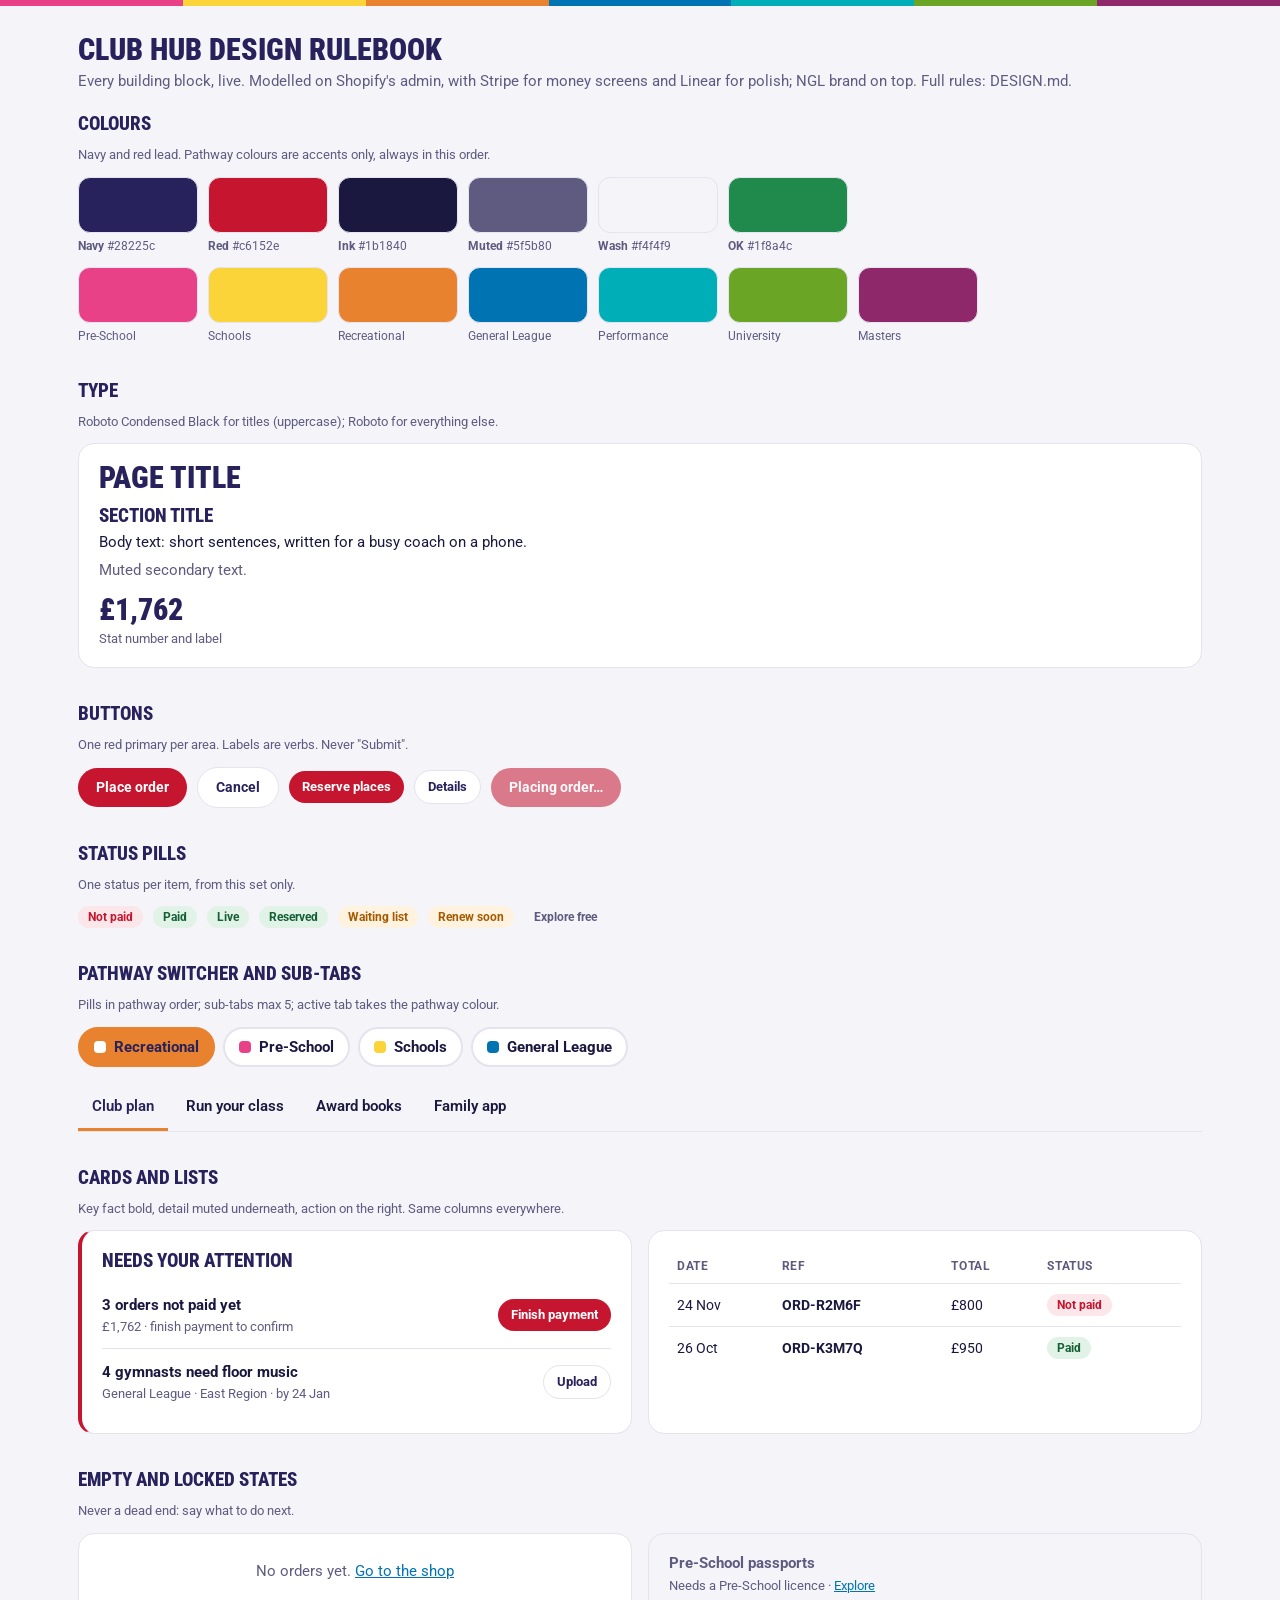
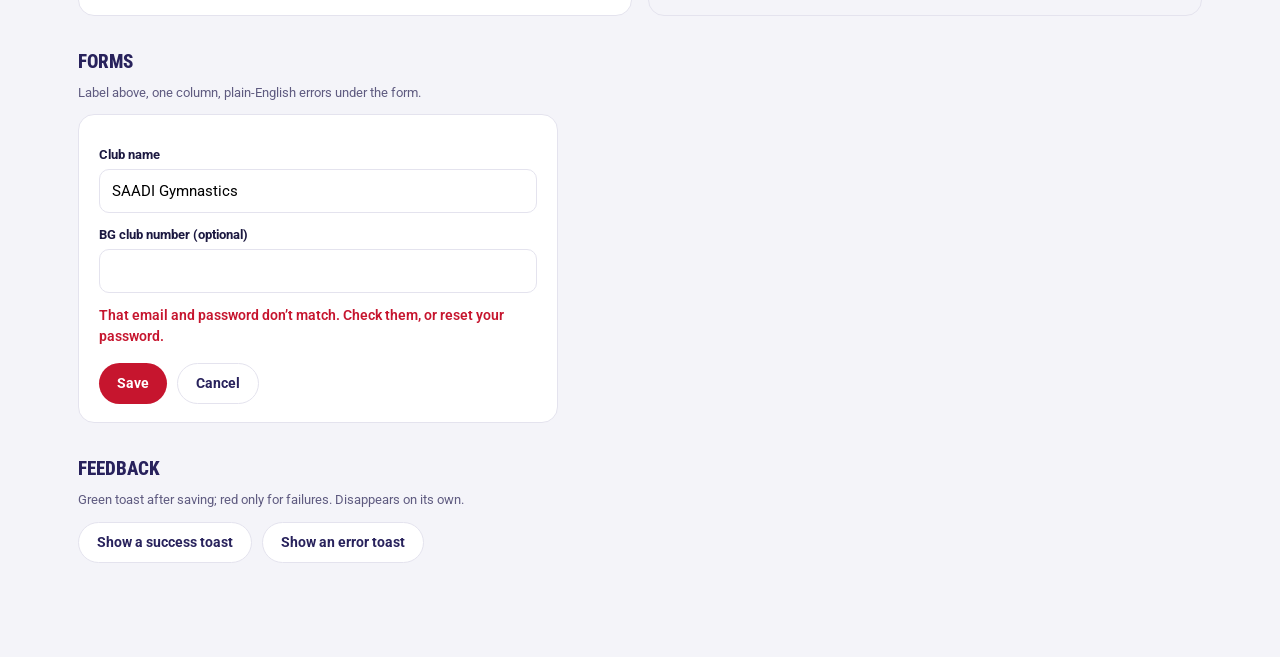
<file: styleguide.html>
<!doctype html>
<html lang="en-GB"><head><meta charset="utf-8"><meta name="viewport" content="width=device-width,initial-scale=1">
<meta name="robots" content="noindex,nofollow"><title>Club Hub · design rulebook (live)</title>
<link href="https://fonts.googleapis.com/css2?family=Roboto:wght@400;500;700;900&family=Roboto+Condensed:wght@700;800;900&display=swap" rel="stylesheet">
<link rel="stylesheet" href="css/app.css">
<style>.page{margin:0 auto}.sw{display:flex;gap:10px;flex-wrap:wrap}.sw div{width:120px}.sw i{display:block;height:56px;border-radius:12px;border:1px solid var(--line)}.sw small{display:block;font-size:12px;color:var(--muted);margin-top:4px}
section{margin:0 0 34px}.demo{display:flex;gap:10px;flex-wrap:wrap;align-items:center}.rule{font-size:13px;color:var(--muted);margin:6px 0 12px}</style>
</head><body>
<div class="bar7"><i style="background:var(--pre)"></i><i style="background:var(--sch)"></i><i style="background:var(--rec)"></i><i style="background:var(--gen)"></i><i style="background:var(--perf)"></i><i style="background:var(--uni)"></i><i style="background:var(--mas)"></i></div>
<main class="page" style="padding-top:34px">
<h1>Club Hub design rulebook</h1><p class="lead">Every building block, live. Modelled on Shopify's admin, with Stripe for money screens and Linear for polish; NGL brand on top. Full rules: DESIGN.md.</p>

<section><h2>Colours</h2><p class="rule">Navy and red lead. Pathway colours are accents only, always in this order.</p>
<div class="sw">
<div><i style="background:#28225c"></i><small><b>Navy</b> #28225c</small></div><div><i style="background:#c6152e"></i><small><b>Red</b> #c6152e</small></div>
<div><i style="background:#1b1840"></i><small><b>Ink</b> #1b1840</small></div><div><i style="background:#5f5b80"></i><small><b>Muted</b> #5f5b80</small></div>
<div><i style="background:#f4f4f9"></i><small><b>Wash</b> #f4f4f9</small></div><div><i style="background:#1f8a4c"></i><small><b>OK</b> #1f8a4c</small></div></div>
<div class="sw" style="margin-top:12px">
<div><i style="background:var(--pre)"></i><small>Pre-School</small></div><div><i style="background:var(--sch)"></i><small>Schools</small></div><div><i style="background:var(--rec)"></i><small>Recreational</small></div>
<div><i style="background:var(--gen)"></i><small>General League</small></div><div><i style="background:var(--perf)"></i><small>Performance</small></div><div><i style="background:var(--uni)"></i><small>University</small></div><div><i style="background:var(--mas)"></i><small>Masters</small></div></div></section>

<section><h2>Type</h2><p class="rule">Roboto Condensed Black for titles (uppercase); Roboto for everything else.</p>
<div class="card"><h1 style="margin:0">Page title</h1><h2 style="margin:10px 0 4px">Section title</h2><p style="margin:0">Body text: short sentences, written for a busy coach on a phone.</p><p class="lead" style="margin:6px 0 0">Muted secondary text.</p>
<div class="stat" style="margin-top:10px"><b>£1,762</b><span>Stat number and label</span></div></div></section>

<section><h2>Buttons</h2><p class="rule">One red primary per area. Labels are verbs. Never "Submit".</p>
<div class="demo"><button class="btn">Place order</button><button class="btn ghost">Cancel</button><button class="btn sm">Reserve places</button><button class="btn sm ghost">Details</button><button class="btn" disabled>Placing order…</button></div></section>

<section><h2>Status pills</h2><p class="rule">One status per item, from this set only.</p>
<div class="demo"><span class="pill red">Not paid</span><span class="pill ok">Paid</span><span class="pill ok">Live</span><span class="pill ok">Reserved</span><span class="pill warn">Waiting list</span><span class="pill warn">Renew soon</span><span class="pill">Explore free</span></div></section>

<section><h2>Pathway switcher and sub-tabs</h2><p class="rule">Pills in pathway order; sub-tabs max 5; active tab takes the pathway colour.</p>
<div class="paths"><a class="on" style="--c:var(--rec)"><span class="dot"></span>Recreational</a><a style="--c:var(--pre)"><span class="dot"></span>Pre-School</a><a class="y" style="--c:var(--sch)"><span class="dot"></span>Schools</a><a style="--c:var(--gen)"><span class="dot"></span>General League</a></div>
<div class="sub" style="--c:var(--rec)"><a class="on">Club plan</a><a>Run your class</a><a>Award books</a><a>Family app</a></div></section>

<section><h2>Cards and lists</h2><p class="rule">Key fact bold, detail muted underneath, action on the right. Same columns everywhere.</p>
<div class="grid g2"><div class="card attn"><h2>Needs your attention</h2>
<div class="row"><div class="grow"><b>3 orders not paid yet</b><small>£1,762 · finish payment to confirm</small></div><a class="btn sm">Finish payment</a></div>
<div class="row"><div class="grow"><b>4 gymnasts need floor music</b><small>General League · East Region · by 24 Jan</small></div><a class="btn sm ghost">Upload</a></div></div>
<div class="card"><table><tr><th>Date</th><th>Ref</th><th>Total</th><th>Status</th></tr><tr><td>24 Nov</td><td><b>ORD-R2M6F</b></td><td>£800</td><td><span class="pill red">Not paid</span></td></tr><tr><td>26 Oct</td><td><b>ORD-K3M7Q</b></td><td>£950</td><td><span class="pill ok">Paid</span></td></tr></table></div></div></section>

<section><h2>Empty and locked states</h2><p class="rule">Never a dead end: say what to do next.</p>
<div class="grid g2"><div class="card empty">No orders yet. <a href="#">Go to the shop</a></div>
<div class="card lock"><b>Pre-School passports</b><br><small style="color:var(--muted)">Needs a Pre-School licence · <a href="#">Explore</a></small></div></div></section>

<section><h2>Forms</h2><p class="rule">Label above, one column, plain-English errors under the form.</p>
<div class="card" style="max-width:480px"><label class="field"><span>Club name</span><input value="SAADI Gymnastics"></label><label class="field"><span>BG club number (optional)</span><input></label>
<p class="err">That email and password don’t match. Check them, or reset your password.</p><div class="btn-row"><button class="btn">Save</button><button class="btn ghost">Cancel</button></div></div></section>

<section><h2>Feedback</h2><p class="rule">Green toast after saving; red only for failures. Disappears on its own.</p>
<div class="demo"><button class="btn ghost" onclick="t('Reserved. Your reference is NGL-7Q2K')">Show a success toast</button><button class="btn ghost" onclick="t('Couldn’t save. Please try again.',1)">Show an error toast</button></div></section>
</main>
<script>function t(m,bad){const e=document.createElement('div');e.className='toast '+(bad?'bad':'ok');e.textContent=m;document.body.appendChild(e);setTimeout(()=>e.remove(),3500)}</script>
</body></html>
</file>
<file: css/app.css>
/* NGL Club Hub app styles. Brand: NGL Brand Guide 2026 (navy #28225c, red #c6152e, 7 pathway colours). */
:root{--navy:#28225c;--navy2:#1e1a4c;--navy3:#15123a;--red:#c6152e;--ink:#1b1840;--muted:#5f5b80;--line:#e4e3ee;--wash:#f4f4f9;
--pre:#e84187;--sch:#fbd43a;--rec:#e8822f;--gen:#0073b3;--perf:#00aeb7;--uni:#6ba526;--mas:#8f286b;--ok:#1f8a4c;--warn:#a65a00;
--cond:'Roboto Condensed',Arial,sans-serif;--body:'Roboto',Arial,sans-serif}
*{box-sizing:border-box}body{margin:0;font:15px/1.5 var(--body);color:var(--ink);background:var(--wash)}
a{color:var(--gen)}button{font:inherit;cursor:pointer}
.bar7{display:flex;height:6px;position:fixed;top:0;left:0;right:0;z-index:50}.bar7 i{flex:1}
/* layout */
.app{display:grid;grid-template-columns:248px 1fr;min-height:100vh;padding-top:6px}
.side{background:linear-gradient(180deg,var(--navy),var(--navy3));color:#fff;padding:18px 14px;position:sticky;top:6px;height:calc(100vh - 6px);display:flex;flex-direction:column}
.side .logo{height:54px;margin:0 6px 14px;align-self:flex-start}
.club{background:rgba(255,255,255,.08);border-radius:12px;padding:10px 12px;margin-bottom:14px;font-size:13px}
.club b{display:block;font-size:14px}.club span{color:#c9cbee;display:block;overflow-wrap:anywhere}
.nav{display:flex;flex-direction:column;gap:2px}
.nav a{display:flex;align-items:center;gap:12px;background:none;border:0;color:#dcdcf2;padding:10px 12px;border-radius:10px;text-align:left;font-weight:500}
.nav a:hover{background:rgba(255,255,255,.07)}
.nav a.on{background:#fff;color:var(--navy);font-weight:700}
.nav svg{width:20px;height:20px;flex:none}
.nav .badge{margin-left:auto;background:var(--red);color:#fff;font-size:11px;font-weight:700;border-radius:99px;padding:1px 7px}
.side .foot{margin-top:auto;font-size:11px;color:#a9a7cc;text-align:center}.side .foot img{height:20px;display:block;margin:4px auto 0}
.main{min-width:0}
.top{position:sticky;top:6px;z-index:20;background:#fff;border-bottom:1px solid var(--line);display:flex;align-items:center;gap:14px;padding:12px 28px}
.search{flex:1;max-width:560px;position:relative}
.search input{width:100%;border:1px solid var(--line);background:var(--wash);border-radius:99px;padding:10px 16px 10px 40px;font:inherit}
.search svg{position:absolute;left:14px;top:11px;width:18px;height:18px;color:var(--muted)}
.results{position:absolute;top:46px;left:0;right:0;background:#fff;border:1px solid var(--line);border-radius:14px;box-shadow:0 18px 40px rgba(6,10,40,.18);padding:6px;display:none}
.results.open{display:block}
.results a{display:flex;width:100%;gap:10px;align-items:center;border:0;background:none;padding:9px 10px;border-radius:10px;text-align:left}
.results a:hover{background:var(--wash)}.results small{color:var(--muted);margin-left:auto;font-size:12px}
.top .who{margin-left:auto;display:flex;gap:10px;align-items:center;font-size:13px;color:var(--muted)}
.av{width:34px;height:34px;border-radius:50%;background:var(--navy);color:#fff;display:grid;place-items:center;font-weight:700}
.page{padding:26px 28px 60px;max-width:1180px}
h1{font:900 30px/1.05 var(--cond);text-transform:uppercase;margin:0 0 4px;color:var(--navy)}
.lead{color:var(--muted);margin:0 0 20px}
h2{font:800 19px var(--cond);text-transform:uppercase;margin:0 0 10px;color:var(--navy)}
.grid{display:grid;gap:16px}.g2{grid-template-columns:1fr 1fr}.g3{grid-template-columns:repeat(3,1fr)}.g4{grid-template-columns:repeat(4,1fr)}
.card{background:#fff;border:1px solid var(--line);border-radius:16px;padding:18px 20px}
.stat b{display:block;font:900 30px var(--cond);color:var(--navy)}.stat span{color:var(--muted);font-size:13px}
.pill{display:inline-block;font-size:12px;font-weight:700;border-radius:99px;padding:2px 10px;background:var(--wash);color:var(--muted)}
.pill.ok{background:#e4f4ea;color:var(--ok)}.pill.warn{background:#fff3e0;color:var(--warn)}.pill.red{background:#fbe7ea;color:var(--red)}
.btn{display:inline-flex;align-items:center;gap:6px;border:0;border-radius:99px;padding:9px 18px;background:var(--red);color:#fff;font-weight:700;text-decoration:none;font-size:14px}
.btn.ghost{background:#fff;color:var(--navy);border:1.5px solid var(--line)}.btn.sm{padding:6px 13px;font-size:13px}
.row{display:flex;align-items:center;gap:12px;padding:12px 0;border-top:1px solid var(--line)}.row:first-of-type{border-top:0}
.row .grow{flex:1;min-width:0}.row small{display:block;color:var(--muted);font-size:13px}
.dot{width:12px;height:12px;border-radius:4px;flex:none}
.attn{border-left:4px solid var(--red)}
/* checklist */
.check .row{cursor:pointer}.tick{width:24px;height:24px;border-radius:50%;border:2px solid var(--line);flex:none;display:grid;place-items:center;color:#fff;font-size:13px}
.done .tick{background:var(--ok);border-color:var(--ok)}.done .grow b{text-decoration:line-through;color:var(--muted)}
.prog{height:8px;background:var(--wash);border-radius:99px;overflow:hidden;margin:6px 0 4px}.prog i{display:block;height:100%;background:var(--ok)}
/* pathway switcher */
.paths{display:flex;gap:8px;flex-wrap:wrap;margin-bottom:18px}
.paths a{border:2px solid var(--line);background:#fff;border-radius:99px;padding:7px 14px;font-weight:700;display:flex;gap:8px;align-items:center;color:var(--ink)}
.paths a.on{border-color:var(--c);background:var(--c);color:#fff}.paths a.on.y{color:var(--navy)}
.paths a .dot{background:var(--c)}.paths a.on .dot{background:#fff}
.sub{display:flex;gap:4px;border-bottom:1px solid var(--line);margin-bottom:18px;flex-wrap:wrap}
.sub a{border:0;background:none;padding:10px 14px;font-weight:600;color:var(--muted);border-bottom:3px solid transparent}
.sub a.on{color:var(--navy);border-color:var(--c,var(--red))}
.tile{display:flex;gap:14px;align-items:flex-start}.ic{width:44px;height:44px;border-radius:12px;display:grid;place-items:center;flex:none;color:#fff}
.ic svg{width:22px;height:22px}
.lock{opacity:.6}
table{width:100%;border-collapse:collapse;font-size:14px}th{text-align:left;font-size:12px;text-transform:uppercase;letter-spacing:.05em;color:var(--muted);padding:8px}td{padding:10px 8px;border-top:1px solid var(--line)}
.faq details{border-top:1px solid var(--line);padding:12px 0}.faq details:first-child{border-top:0}
.faq summary{font-weight:700;cursor:pointer;list-style:none;display:flex;justify-content:space-between}.faq summary::after{content:'+';color:var(--red);font-size:20px;line-height:1}
.faq details[open] summary::after{content:'–'}.faq p{margin:8px 0 0;color:var(--muted)}
.sandbox{position:fixed;right:14px;bottom:14px;z-index:60;background:#fbd43a;color:#28225c;font:700 12px var(--body);border-radius:99px;padding:6px 12px;box-shadow:0 6px 16px rgba(6,10,40,.2)}
.note{background:#fff8d6;border:1px dashed #d9b800;border-radius:12px;padding:10px 14px;font-size:13px;margin-bottom:18px}
.flash{animation:fl 1.4s}@keyframes fl{0%{box-shadow:0 0 0 4px rgba(198,21,46,.5)}100%{box-shadow:0 0 0 0 rgba(198,21,46,0)}}
@media(max-width:860px){.app{grid-template-columns:1fr}.side{position:fixed;bottom:0;top:auto;height:auto;width:100%;flex-direction:row;padding:6px;z-index:40}
.side .logo,.side .club,.side .foot{display:none}.nav{flex-direction:row;justify-content:space-around;width:100%}.nav a{flex-direction:column;gap:2px;font-size:10px;padding:6px 4px}.nav .badge{display:none}
.g2,.g3{grid-template-columns:1fr}.g4{grid-template-columns:1fr 1fr}.page{padding:18px 16px 90px}.top{padding:10px 16px}.top .who span{display:none}}

a.card,a.row,.nav a,.sub a,.paths a,.results a{text-decoration:none;color:inherit}
a.card:hover{border-color:#cfcde3}.nav a{color:#dcdcf2}.nav a.on{color:var(--navy)}
.paths a.on{color:#fff}.paths a.on.y{color:var(--navy)}.sub a.on{color:var(--navy)}
.sub a{display:inline-block}.results a{color:var(--ink)}
.btn[disabled]{opacity:.55;cursor:not-allowed}
.results a svg{width:16px;height:16px;flex:none;color:var(--muted)}
/* dialogs, toasts, forms, sign-in */
.modal-bg{position:fixed;inset:0;background:rgba(21,18,58,.55);display:grid;place-items:center;z-index:80;padding:16px}
.modal{background:#fff;border-radius:18px;padding:22px 24px;width:min(520px,100%);max-height:90vh;overflow:auto;box-shadow:0 30px 60px rgba(6,10,40,.35)}
.modal h2{margin-bottom:6px}
.field{display:block;margin:12px 0}.field span{display:block;font-weight:700;font-size:13px;margin-bottom:4px}
.field input,.field textarea,.field select{width:100%;border:1.5px solid var(--line);border-radius:10px;padding:10px 12px;font:inherit}
.field input:focus,.field textarea:focus{outline:none;border-color:var(--navy)}
.btn-row{display:flex;gap:10px;flex-wrap:wrap;margin-top:16px}
.err{color:var(--red);font-weight:600;font-size:14px;min-height:1.2em;margin:8px 0 0}
.toast{position:fixed;left:50%;bottom:24px;transform:translateX(-50%);z-index:90;padding:12px 18px;border-radius:12px;color:#fff;font-weight:700;box-shadow:0 10px 30px rgba(6,10,40,.3)}
.toast.ok{background:var(--ok)}.toast.bad{background:var(--red)}
.auth{min-height:100vh;display:grid;place-items:center;padding:30px 16px;background:linear-gradient(180deg,var(--navy),var(--navy3))}
.auth .box{background:#fff;border-radius:20px;padding:28px;width:min(440px,100%);box-shadow:0 30px 60px rgba(0,0,0,.35)}
.auth .logo{height:64px;display:block;margin:0 auto 14px}
.auth h1{text-align:center}.auth .lead{text-align:center}
.auth .alt{text-align:center;margin:14px 0 0;font-size:14px;color:var(--muted)}
.auth .foot{color:#c9cbee;text-align:center;font-size:12px;margin-top:16px}
.basket{position:sticky;top:90px}
.qty{display:flex;align-items:center;gap:6px}.qty button{width:28px;height:28px;border-radius:50%;border:1.5px solid var(--line);background:#fff;font-weight:700}
.empty{color:var(--muted);text-align:center;padding:26px 10px}
/* Rulebook (DESIGN.md) sections 4, 9, 10: focus, motion, phone tables, tap targets */
:focus-visible{outline:3px solid #0073b3;outline-offset:2px;border-radius:6px}
.modal-bg{animation:fade .15s ease-out}.modal{animation:rise .18s ease-out}.toast{animation:rise .18s ease-out}
@keyframes fade{from{opacity:0}}@keyframes rise{from{opacity:0;transform:translateY(8px)}}
.toast{transform:translateX(-50%)}@keyframes rise{from{opacity:0;translate:0 8px}}
@media (prefers-reduced-motion:reduce){*{animation:none!important;transition:none!important}}
.pill.amber{background:#fff3e0;color:var(--warn)}
@media(max-width:860px){
  .btn{min-height:44px}.btn.sm{min-height:38px}
  table,thead,tbody,tr,td,th{display:block}table tr:first-child:has(th){display:none}
  table tr{border-top:1px solid var(--line);padding:10px 0}table td{border:0;padding:2px 0}
  .grid[style*="300px"]{grid-template-columns:1fr!important}h1{font-size:24px}
}
@media(max-width:860px){.top .who [data-act=signout]{display:none}.sandbox{bottom:auto;top:10px;right:10px;font-size:10px;padding:3px 8px}.search{max-width:none}}
/* Invoice (DESIGN.md section 7) */
.inv-screen{position:fixed;inset:0;z-index:85;background:var(--wash);overflow:auto;padding:20px 16px 40px}
.inv-tools{max-width:820px;margin:0 auto 12px;display:flex;gap:10px;justify-content:flex-end}
.inv{max-width:820px;margin:0 auto;background:#fff;border:1px solid var(--line);border-radius:12px;padding:0 36px 28px;font-size:14px;color:var(--ink)}
.inv-bar{display:flex;height:8px;margin:0 -36px 22px;border-radius:12px 12px 0 0;overflow:hidden}.inv-bar i{flex:1}
.inv-top{display:flex;justify-content:space-between;align-items:flex-start;margin-bottom:22px}.inv-top img{height:60px}
.inv-h{font:900 34px var(--cond);text-transform:uppercase;color:var(--navy)}.inv-no{font-weight:700;color:var(--muted)}
.inv-paid{display:inline-block;margin-top:6px;background:#e4f4ea;color:var(--ok);font-weight:900;letter-spacing:.12em;text-transform:uppercase;padding:4px 12px;border-radius:99px}
.inv-cols{display:grid;grid-template-columns:repeat(4,1fr);gap:16px;margin-bottom:22px;line-height:1.45}
.inv-l{font-size:11px;font-weight:700;letter-spacing:.08em;text-transform:uppercase;color:var(--muted);margin-bottom:3px}
.inv-t{width:100%;border-collapse:collapse}.inv-t th{background:var(--navy);color:#fff;font-size:11px;padding:8px 10px}.inv-t td{padding:9px 10px;border-top:1px solid var(--line)}
.inv-t .n{text-align:right}.inv-t tfoot td{border:0;color:var(--muted);font-size:12px}.inv-t .inv-tot td{font:900 18px var(--cond);color:var(--navy);border-top:2px solid var(--navy)}
.inv-pay{margin-top:18px;background:var(--wash);border-left:4px solid var(--red);border-radius:8px;padding:10px 14px}.inv-pay p{margin:4px 0}
.inv-note{margin-top:16px;color:var(--ok);font-weight:700}
.inv-foot{margin-top:24px;padding-top:12px;border-top:1px solid var(--line);font-size:11px;color:var(--muted);text-align:center}
/* Order page timeline */
.timeline{list-style:none;margin:0;padding:0}.timeline li{display:flex;gap:12px;padding:8px 0;position:relative}
.timeline li::before{content:'';width:12px;height:12px;border-radius:50%;background:var(--line);margin-top:5px;flex:none}
.timeline li.done::before{background:var(--ok)}.timeline li small{display:block;color:var(--muted)}
@media(max-width:860px){.inv{padding:0 16px 20px}.inv-bar{margin:0 -16px 16px}.inv-cols{grid-template-columns:1fr 1fr}.inv-t,.inv-t tbody,.inv-t tr,.inv-t td,.inv-t th{display:revert}}
@media print{
  body:not(.printing)>*:not(.inv-screen){display:none!important}.inv-screen{position:static;padding:0;background:#fff;overflow:visible}
  .inv-tools{display:none}.inv{border:0;max-width:none;padding:0 0 10px}.inv-bar{margin:0 0 18px;border-radius:0}
  *{-webkit-print-color-adjust:exact;print-color-adjust:exact}
}
.upbar{height:6px;background:var(--wash);border-radius:99px;overflow:hidden;margin-top:6px;max-width:260px}.upbar i{display:block;height:100%;width:0;background:var(--ok);transition:width .2s}
[hidden]{display:none!important}
/* Contrast fixes (axe, WCAG AA): darker success green, navy text on orange, readable locked items */
:root{--ok:#17703d}
.pill.ok{background:#e1f2e7;color:#145f34}
.paths a.on[style*="--rec"],.paths a.on[style*="--sch"]{color:var(--navy)}
.lock{opacity:1;background:var(--wash)}.lock .ic{filter:grayscale(1);opacity:.55}.lock b{color:var(--muted)}
.nav .admin-link{margin-top:10px;border-top:1px solid rgba(255,255,255,.12);padding-top:14px;color:#fbd43a}.nav .admin-link.on{background:#fbd43a;color:var(--navy)}
@media(max-width:860px){.nav .admin-link{margin:0;border:0;padding-top:6px}}

/* Pathway: Pre-School */
.kick{font-size:12px;font-weight:700;letter-spacing:.08em;text-transform:uppercase;color:var(--muted);margin:0 0 4px}
.ps-week{display:grid;grid-template-columns:220px 1fr;gap:20px;align-items:start}.ps-img{width:100%;border-radius:12px;display:block}
.ps-bk{font:800 15px var(--cond);text-transform:uppercase;color:var(--navy);margin:12px 0 4px}.ps-bk small{font:400 12px var(--body);color:var(--muted);text-transform:none}
.ps-sk{margin:0 0 6px;padding-left:20px}.ps-sk li{margin:2px 0}
.ps-plans{display:grid;grid-template-columns:repeat(auto-fill,minmax(210px,1fr));gap:14px}
.ps-plan{display:flex;flex-direction:column;gap:4px;padding:12px}.ps-plan small{color:var(--muted)}
.ps-th{height:120px;border-radius:10px;background:var(--wash) center/cover;margin-bottom:6px}.ps-plan.lock .ps-th{filter:grayscale(1);opacity:.5}
.ps-term{display:grid;grid-template-columns:2fr 1.4fr 1fr 1fr auto;gap:10px;align-items:end;border-top:1px solid var(--line);margin-top:10px;padding-top:4px}
.ps-det{background:#fff;border:1px solid var(--line);border-radius:16px;padding:14px 18px;margin-bottom:12px}.ps-det summary{cursor:pointer;font-size:16px}
.ps-tbl{overflow-x:auto}.ps-tbl td{vertical-align:top;font-size:13px}.ps-tbl tr.now td{background:#fde7f0}
.ps-medal{width:22px;height:22px;vertical-align:middle}.ps-n{display:inline-grid;place-items:center;width:18px;height:18px;border-radius:50%;background:var(--pre);color:#fff;font-size:11px;font-weight:700;margin-right:5px}
.ps-books{display:flex;gap:8px;overflow-x:auto}.ps-books img{height:150px;border-radius:8px;border:1px solid var(--line)}
.ps-medals{display:grid;grid-template-columns:repeat(auto-fill,minmax(110px,1fr));gap:12px}.ps-m{text-align:center;font-size:13px}.ps-m img{width:84px;height:84px;display:block;margin:0 auto 4px}
@media(max-width:860px){.ps-week{grid-template-columns:1fr}.ps-term{grid-template-columns:1fr 1fr}}

/* Printing a calendar or poster on its own */
#printArea{display:none}
@media print{body.printing>*:not(#printArea){display:none!important}body.printing #printArea{display:block}}
.pc{width:297mm;height:209mm;position:relative;overflow:hidden;break-after:page;font-family:Roboto,Arial,sans-serif;color:#1b1840;background:#fff;-webkit-print-color-adjust:exact;print-color-adjust:exact}
.pc-bar{display:flex;height:2.4mm}.pc-head{background:#28225c;height:22mm;display:flex;align-items:center;gap:7mm;padding:0 9mm}.pc-head img{height:13mm}
.pc-k{font:700 2.6mm Roboto,Arial;letter-spacing:.8mm;color:#e84187;text-transform:uppercase}.pc-ti{font:900 7.6mm/1.05 'Roboto Condensed',Arial;color:#fff;text-transform:uppercase}.pc-s{font:400 3mm Roboto,Arial;color:#c9cbee}
.pc-grid{position:absolute;left:8mm;right:8mm;top:28mm;display:grid;gap:2.4mm}
.pc-t{border:.35mm solid #e1e2ee;border-radius:2.4mm;overflow:hidden;line-height:1.22;display:flex;flex-direction:column}.pc-t.nl{border-color:#e84187}
.pc-h{display:flex;justify-content:space-between;background:#28225c;color:#fff;font-weight:800;padding:.8mm 2mm}
.pc-th{display:flex;align-items:center;gap:1.6mm;padding:1.2mm 2mm .6mm}.pc-th img{width:3.6em;height:3.6em;object-fit:cover;border-radius:1.4mm;flex:none}
.pc-th b{font-size:1.2em;line-height:1.05;color:#28225c}.pc-th i{font-style:normal;font-size:.9em;color:#e84187;font-weight:800;margin-left:auto}
.pc-b{display:flex;gap:1.4mm;padding:.5mm 2mm}.pc-b img{width:1.8em;height:1.8em;flex:none}.pc-b b{display:block}.pc-b span{color:#3a3d5c}
.pc-sea{padding:1mm 2mm;color:#5f5b80}.pc-brk{background:#fde7f1;border-color:#f6bdd6;align-items:center;justify-content:center;text-align:center}.pc-brk b{font-size:1.4em;color:#c2185b}
.pc-key{position:absolute;left:8mm;bottom:15.5mm;font-size:7pt;color:#5f5b80}
.pc-foot{position:absolute;left:0;right:0;bottom:0;height:12mm;background:#e84187;border-top-left-radius:14mm 9mm;display:flex;align-items:center;justify-content:space-between;padding:0 9mm 0 16mm;color:#fff;font-size:8pt}
.pc-foot .r{display:flex;align-items:center;gap:3mm;font-weight:700;font-size:6pt;letter-spacing:.6mm}.pc-foot img{height:4.4mm}
.qposter{-webkit-print-color-adjust:exact;print-color-adjust:exact;font-family:Roboto,Arial,sans-serif;color:#28225c}
.qp{background:#fff;border:3px solid #28225c;border-radius:14px;overflow:hidden;display:flex;flex-direction:column}.qp.a4{height:270mm}.qp.a5{height:124mm}
.qp-head{display:flex;align-items:center;gap:12px;background:#28225c;padding:10px 16px;border-bottom:6px solid #e84187}.qp-head img{height:44px}
.qp-brand{color:#fff;font-weight:900;font-size:18px;margin-left:auto}.qp-body{flex:1;display:flex;flex-direction:column;align-items:center;text-align:center;padding:14px 20px}
.qp-club{font-weight:900;color:#e84187;font-size:20px;text-transform:uppercase;letter-spacing:.06em}.qp h1{font:900 34px/1.15 'Roboto Condensed',Arial;margin:6px 0;color:#28225c;text-transform:uppercase}
.qp-lead{font-size:16px;margin:0 0 10px;color:#333}.qp-qr{width:110mm;max-width:80%}.qp-qr svg{width:100%;height:auto;display:block}
.qp-steps{list-style:none;padding:0;margin:12px 0 8px;display:flex;gap:10px;justify-content:center;flex-wrap:wrap;counter-reset:qs}
.qp-steps li{counter-increment:qs;background:#fde7f0;border-radius:10px;padding:8px 12px;font-size:15px}
.qp-steps li::before{content:counter(qs);display:inline-grid;place-items:center;width:22px;height:22px;border-radius:50%;background:#e84187;color:#fff;font-weight:900;margin-right:6px}
.qp-alt{font-size:14px;color:#333;margin:6px 0 0}.qp-foot{background:#28225c;color:#c9cbee;font-size:11.5px;text-align:center;padding:7px}
.qp.a5 h1{font-size:24px;margin:4px 0}.qp.a5 .qp-lead{font-size:12.5px}.qp.a5 .qp-qr{width:58mm}.qp.a5 .qp-steps li{font-size:12px;padding:5px 8px}.qp.a5 .qp-head img{height:32px}
.qp-cut{text-align:center;color:#888;font-size:11px;border-top:1px dashed #999;margin:5mm 0 4mm;padding-top:1mm}
/* Selected pathway pill: readable text on every pathway colour (WCAG AA) */
.paths a.on[style*="--pre"]{background:#c2185b;border-color:#c2185b}
.paths a.on[style*="--uni"]{background:#4d7a1b;border-color:#4d7a1b}
.paths a.on[style*="--perf"]{color:var(--navy)}

/* Pathway: Recreational (screens from today's hub, restyled to DESIGN.md) */
.flow-h{font:900 22px var(--cond);text-transform:uppercase;color:var(--navy);margin:4px 0 6px}
.flow-hrow{display:flex;align-items:center;gap:12px;justify-content:space-between;flex-wrap:wrap}
.flow-l{font-weight:700;font-size:13px;letter-spacing:.06em;text-transform:uppercase;color:var(--muted);margin:16px 0 8px}
.bigbtn{display:flex;flex-direction:column;align-items:flex-start;gap:2px;text-align:left;width:100%;background:#fff;border:1.5px solid var(--line);border-radius:14px;padding:14px 16px;cursor:pointer;color:var(--ink);text-decoration:none;font:inherit;min-height:64px}
.bigbtn b{font:800 17px var(--cond);text-transform:uppercase;color:var(--navy)}.bigbtn small{color:var(--muted);font-size:13px}
.bigbtn:hover{border-color:var(--rec)}.bigbtn.now{border:2px solid var(--rec);background:#fdf1e6}.bigbtn.assess{background:var(--wash)}
.bigbtn.wide{margin:12px 0}.bigbtn.go{background:var(--p,var(--red));border-color:transparent}.bigbtn.go b,.bigbtn.go small{color:#fff}
.bigbtn.warm{background:#fff8e1;border-color:#f8b400}
.bbgrid{display:grid;grid-template-columns:repeat(auto-fill,minmax(180px,1fr));gap:10px}.bbgrid.three{grid-template-columns:repeat(3,1fr)}
.backbar{background:none;border:0;color:var(--gen);font-weight:700;cursor:pointer;padding:6px 0;font-size:15px}
.chips{display:flex;gap:8px;flex-wrap:wrap}.chip{border:1.5px solid var(--line);background:#fff;border-radius:99px;padding:8px 14px;font-weight:700;cursor:pointer;color:var(--ink)}
.chip.on{background:var(--c,var(--navy));border-color:var(--c,var(--navy));color:#fff}
.grprow{display:grid;grid-template-columns:repeat(4,1fr);gap:8px}.grprow.compact{margin:8px 0 12px}
.grpbox{display:flex;flex-direction:column;align-items:flex-start;gap:2px;border:2px solid var(--line);border-radius:12px;background:#fff;padding:10px 12px;cursor:pointer;font:inherit;color:var(--ink);position:relative}
.grpbox.on{border-color:var(--c);background:color-mix(in srgb,var(--c) 10%,#fff)}.grpbox b{color:var(--c)}.grpbox small{color:var(--muted)}
.grp-tick{position:absolute;right:10px;top:8px;color:var(--c);font-weight:900}
.ladder{background:#fff;border:1px solid var(--line);border-radius:14px;padding:12px 14px;margin-bottom:12px}
.ladder-h{font:800 15px var(--cond);text-transform:uppercase;color:var(--navy);margin-bottom:6px}.ladder-h small{font:500 12px var(--body);color:var(--muted);text-transform:none}
.rung{display:grid;grid-template-columns:150px 1fr;gap:4px 14px;padding:8px 0;border-top:1px solid var(--line)}.rung:first-of-type{border-top:0}
.rung-n{font-weight:700}.rung-n span{display:block;font-weight:400;font-size:12px;color:var(--muted)}.rung.starred{background:#fffaf2}
.stars{grid-column:2;display:flex;gap:6px;flex-wrap:wrap}.star{font-size:12px;font-weight:700;color:var(--c);border:1.5px solid var(--c);border-radius:99px;padding:1px 8px}
.final{font-weight:800;color:var(--red)}.safety{background:#fff3e0;border-radius:8px;padding:6px 10px;font-size:13px;margin-bottom:6px}
.setgrid{display:grid;grid-template-columns:repeat(auto-fill,minmax(150px,1fr));gap:10px;margin:12px 0}
.setcard{position:relative}.setn{position:absolute;left:6px;top:6px;background:var(--navy);color:#fff;font-weight:800;border-radius:8px;padding:2px 8px;z-index:1}
.setphoto{display:block;width:100%;aspect-ratio:4/3;border:0;padding:0;border-radius:10px;overflow:hidden;background:var(--wash);cursor:pointer}
.setphoto img{width:100%;height:100%;object-fit:cover}.setphoto.empty{display:grid;place-items:center;color:var(--muted);font-size:13px}
.skillvid h3{margin:0 0 8px}.vidbox{position:relative;padding-top:56.25%;border-radius:10px;overflow:hidden;background:#000}.vidbox iframe{position:absolute;inset:0;width:100%;height:100%;border:0}
.cp-prog{display:flex;gap:6px;margin-bottom:12px;flex-wrap:wrap}.cp-prog div{display:flex;align-items:center;gap:6px;color:var(--muted);font-weight:700;font-size:13px}
.cp-prog span{display:inline-grid;place-items:center;width:24px;height:24px;border-radius:50%;background:var(--wash)}.cp-prog .on span,.cp-prog .done span{background:var(--rec);color:var(--navy)}.cp-prog .on{color:var(--navy)}
.runprev{display:flex;gap:6px;align-items:center;flex-wrap:wrap;margin:12px 0}.runprev i{color:var(--muted);font-style:normal}
.rp{border-left:5px solid var(--p,var(--rec));background:#fff;border-radius:8px;padding:6px 10px;font-weight:700}.rp small{display:block;color:var(--muted);font-weight:400}
.runhead{display:flex;align-items:center;gap:10px;margin-bottom:10px}
.runprog{display:flex;gap:6px;flex-wrap:wrap;margin-bottom:14px}.rpn{width:36px;height:36px;border-radius:50%;border:2px solid var(--p);background:#fff;font-weight:800;cursor:pointer;color:var(--ink)}
.rpn.done{background:var(--p);color:#fff;opacity:.55}.rpn.on{background:var(--p);color:#fff}
.stephead{display:flex;gap:14px;align-items:center;border-left:6px solid var(--p);padding-left:14px;margin-bottom:14px}
.stepnum{font:900 34px var(--cond);color:var(--p)}.stephead small{color:var(--muted);font-weight:700}
.rotcard{background:var(--p);color:#fff;border-radius:18px;padding:30px;text-align:center}.rotcard small{display:block;opacity:.85}.rotcard b{display:block;font:900 40px var(--cond);text-transform:uppercase}.rotcard em{font-style:normal;opacity:.9}
.recsheet{break-after:page;font-family:Roboto,Arial,sans-serif;color:#1b1840;-webkit-print-color-adjust:exact;print-color-adjust:exact}
.recsheet table{width:100%;border-collapse:collapse;font-size:9pt}.recsheet th,.recsheet td{border:1px solid #ccc;padding:4px 6px;vertical-align:top}.recsheet th{background:#fdebdd}
.rs-head{display:flex;gap:16px;align-items:baseline;border-bottom:4px solid #e8822f;padding-bottom:6px;margin-bottom:8px}.rs-head b{font:900 16pt 'Roboto Condensed',Arial;text-transform:uppercase}
.rs-strip{display:grid;gap:4px;margin-bottom:8px}.rs-strip div{position:relative}.rs-strip img{width:100%;aspect-ratio:4/3;object-fit:cover;border-radius:4px}.rs-strip span{position:absolute;left:3px;top:3px;background:#28225c;color:#fff;font-weight:800;padding:0 5px;border-radius:4px;font-size:9pt}
.rs-star{font-size:8pt;font-weight:700;color:#c8194a;margin-top:2px}.rs-foot{font-size:8pt;color:#5f5b80;margin-top:6px}
@media(max-width:860px){.grprow{grid-template-columns:1fr 1fr}.bbgrid.three{grid-template-columns:1fr}.rung{grid-template-columns:1fr}.stars{grid-column:1}}

/* NGL Admin app board (same groups and colours as the original Admin Hub) */
.appgrp{margin:0 0 20px}.appgrp h3{display:flex;align-items:center;gap:8px;margin:0 0 10px;font:900 18px var(--cond);text-transform:uppercase;color:var(--navy)}
.appgrp h3 i{width:12px;height:12px;border-radius:3px;background:var(--c)}
.appgrid{display:grid;grid-template-columns:repeat(auto-fill,minmax(250px,1fr));gap:12px}
.appt{display:flex;gap:12px;align-items:flex-start;text-decoration:none;color:inherit;border-top:3px solid var(--c)}.appt:hover{box-shadow:0 4px 14px rgba(40,34,92,.14)}
.appt b{display:block;color:var(--navy)}.appt small{display:block;color:var(--muted);font-size:13px;line-height:1.35;margin-top:2px}
.livetag{display:inline-block;margin-top:6px;font:700 11px Roboto,Arial,sans-serif;font-style:normal;letter-spacing:.04em;text-transform:uppercase;color:#8a1020;background:#fde8eb;border-radius:4px;padding:2px 6px}
.appbar{display:flex;align-items:center;gap:10px;flex-wrap:wrap;margin:0 0 10px}
.appframe{width:100%;height:calc(100vh - 150px);min-height:520px;border:1px solid var(--line);border-radius:12px;background:#fff}

/* Team access grid */
.teamwrap{overflow-x:auto}.teamt{border-collapse:collapse;min-width:100%}.teamt th,.teamt td{padding:8px 6px;border-bottom:1px solid var(--line);vertical-align:bottom}
.teamt th.c{height:150px;white-space:nowrap;font-size:12px;font-weight:600;color:var(--muted)}.teamt th.c span{display:inline-block;writing-mode:vertical-rl;transform:rotate(180deg)}
.teamt td.c{text-align:center;vertical-align:middle}.teamt td.who{min-width:200px;vertical-align:middle}.teamt input{width:18px;height:18px;accent-color:var(--navy)}
.teampick{display:grid;grid-template-columns:repeat(auto-fit,minmax(200px,1fr));gap:12px}.teampick label{display:flex;gap:8px;align-items:center;padding:3px 0;font-size:14px}

/* NGL Admin · Ticket sales (copied from NGL_Ticket_Sales.html) */
.ts-sync{font-size:14px}.ts-sync.old{border-color:#f0c36d;background:#fff8e6}.ts-sync a{color:var(--red);font-weight:700}
.ts-ctl{display:flex;gap:8px;align-items:center;font-size:14px;margin:0 0 6px;cursor:pointer}
.ts-day{margin:18px 0 6px;font:800 15px var(--cond);letter-spacing:1px;text-transform:uppercase;color:var(--navy)}
.ts-comp{border-left:6px solid var(--c,#0073b3);padding:12px 14px;margin-bottom:8px;display:grid;grid-template-columns:1fr 210px 92px 92px;gap:14px;align-items:center}
.ts-nm b{display:block}.ts-nm small{display:block;color:var(--muted);font-size:13px}
.ts-bar{height:10px;background:#eceef5;border-radius:6px;overflow:hidden;margin-top:6px}.ts-bar i{display:block;height:100%;background:var(--c,#0073b3)}
.ts-gy{font-size:14px}.ts-gy b{font:800 20px var(--cond)}
.ts-num{text-align:right}.ts-num b{display:block;font:800 22px/1 var(--cond)}.ts-num span{font-size:12px;color:var(--muted)}
.ts-left b{color:var(--ok)}.ts-left.low b{color:var(--warn)}.ts-left.full b{color:var(--red)}
.ts-clubs{grid-column:1/-1;display:flex;flex-wrap:wrap;gap:6px;margin-top:-2px}.ts-clubs span{background:#f1f2f8;border-radius:999px;padding:3px 10px;font-size:12.5px}
.ts-clubs span b{font-weight:700;margin-left:4px;color:var(--navy)}.ts-clubs .lbl{background:none;padding:3px 0;color:var(--muted);font-size:12px;font-weight:700;text-transform:uppercase;letter-spacing:.06em}
.ts-unm{margin-top:22px;border:1px dashed #c9cde0;font-size:14px}.ts-unm li{margin:3px 0}
@media(max-width:700px){.ts-comp{grid-template-columns:1fr 1fr 1fr}.ts-comp .ts-nm{grid-column:1/-1}}

/* The front of the one app: download page (phones install first) and Club or Parent */
.land{position:fixed;inset:0;overflow:auto;background:var(--wash);z-index:50}
.land-hero{background:radial-gradient(circle at 50% 30%,#2a245f 0%,#0a1440 75%);color:#fff;text-align:center;padding:calc(44px + env(safe-area-inset-top,0px)) 24px 76px;border-radius:0 0 34px 34px;position:relative;overflow:hidden}
.land-bar{position:absolute;left:0;right:0;top:0;display:flex;height:6px}.land-bar i{flex:1}
.land-icon{width:112px;height:112px;border-radius:26px;box-shadow:0 12px 30px rgba(0,0,0,.35),0 0 0 1px rgba(255,255,255,.25);display:block;margin:0 auto}
.land-hero h1{font:900 40px var(--cond);text-transform:uppercase;margin:16px 0 0;color:#fff}.land-hero p{opacity:.88;max-width:34ch;margin:10px auto 0;line-height:1.45}
.land-wrap{max-width:520px;margin:-44px auto 0;padding:0 16px 40px;position:relative}
.land-card{margin-bottom:14px}.land-card h2{text-align:center;margin:0 0 4px}
.land-small{font-size:13px;color:var(--muted);text-align:center;margin:0}
.osbtns{display:grid;grid-template-columns:repeat(3,1fr);gap:8px;margin-top:12px}
.osbtn{display:flex;flex-direction:column;align-items:center;gap:6px;justify-content:center;padding:12px 6px;border-radius:14px;border:2px solid var(--line);background:#fff;color:var(--navy);font:700 17px Roboto,Arial,sans-serif;cursor:pointer}
.osbtn small{display:block;font-size:11px;font-weight:500;color:var(--muted)}.osbtn span{text-align:center;font-size:16px}
.osbtn.on{border-color:var(--navy);background:var(--navy);color:#fff}.osbtn.on small{color:rgba(255,255,255,.75)}
.land-stepsbox{margin-top:14px}.land-steps{margin:0;padding-left:22px;line-height:1.5}.land-steps li{margin:8px 0}
.land-note{background:#fff3e0;border-radius:12px;padding:12px 14px;font-size:14px}.land-note b{display:block}.land-note.ok{background:#e4f4ea}
.land-install{width:100%;justify-content:center;margin:4px 0}
.land-li{display:flex;gap:12px;align-items:flex-start;padding:10px 0;border-top:1px solid var(--line)}.land-li:first-of-type{border-top:0}
.land-li b{display:block;color:var(--navy)}.land-li small{display:block;color:var(--muted);font-size:13px;line-height:1.35}
.land-foot{text-align:center;color:var(--muted);font-size:11px;font-weight:800;letter-spacing:.14em;text-transform:uppercase;margin-top:18px}
.welcome .who-btn{display:flex;align-items:center;gap:14px;width:100%;text-align:left;padding:16px;margin-top:12px;border:2px solid var(--line);border-radius:16px;background:#fff;cursor:pointer;font:inherit;color:var(--ink)}
.welcome .who-btn:hover{border-color:var(--navy)}.welcome .who-btn b{display:block;font-size:18px;color:var(--navy)}.welcome .who-btn small{display:block;color:var(--muted)}

/* Parents: the family side of the one app */
.fam{min-height:100vh;background:var(--wash);display:flex;flex-direction:column}
.fam-top{display:flex;align-items:center;gap:12px;padding:calc(12px + env(safe-area-inset-top,0px)) 16px 12px;background:#fff;border-bottom:4px solid var(--pc)}
.fam-top img{height:30px}.fam-top b{display:block;color:var(--navy)}.fam-top small{color:var(--muted)}
.fam-tabs{display:flex;gap:8px;overflow-x:auto;padding:10px 16px;background:#fff;border-bottom:1px solid var(--line)}
.fam-tabs a{flex:none;padding:7px 14px;border-radius:99px;border:2px solid var(--c);color:var(--navy);font-weight:700;text-decoration:none;font-size:14px}
.fam-tabs a.on{background:var(--c);color:#fff}.fam-tabs a.on[style*="F8D438"]{color:var(--navy)}
.fam-page{flex:1;width:100%;max-width:760px;margin:0 auto;padding:16px}
.fam-foot{text-align:center;color:var(--muted);font-size:12px;padding:16px 16px calc(20px + env(safe-area-inset-bottom,0px))}.fam-foot a{color:var(--navy)}

/* Be Better: the five pillars and partner offers */
.bb-nav{display:grid;grid-template-columns:repeat(5,minmax(0,1fr));gap:10px;margin:8px 0 6px}
@media(max-width:640px){.bb-nav{grid-template-columns:repeat(3,minmax(0,1fr))}}
.bb-chip{display:flex;flex-direction:column;align-items:center;gap:4px;padding:12px 6px;border-radius:16px;background:#fff;border:2px solid var(--line);text-decoration:none;color:var(--navy);text-align:center}
.bb-chip:hover,.bb-chip.on{border-color:var(--c)}.bb-chip small{color:var(--muted);font-size:12px}
.bb-pi{width:44px;height:44px;border-radius:14px;background:var(--c);display:flex;align-items:center;justify-content:center;color:#fff}.bb-pi svg{width:24px;height:24px}
.bb-pillar{margin-top:26px;scroll-margin-top:16px}
.bb-head{display:flex;align-items:center;gap:12px}
.bb-n{flex:none;width:40px;height:40px;border-radius:10px;background:var(--c);color:#fff;display:grid;place-items:center;font:900 24px var(--cond)}
.bb-pillar h2{font:900 27px var(--cond);text-transform:uppercase;color:var(--navy);margin:0;line-height:1.05}
.bb-tag{margin:2px 0 0;color:color-mix(in srgb,var(--c) 62%,#000);font-weight:700;font-size:14.5px}
.bb-intro{margin:10px 0 8px;max-width:75ch}
.bb-areas{list-style:none;display:flex;flex-wrap:wrap;gap:6px;padding:0;margin:0 0 14px}
.bb-areas li{font-size:13px;font-weight:600;color:var(--muted);background:var(--wash);border-radius:12px;padding:3px 10px}
.bb-offer{border-top:4px solid var(--c)}.bb-offer h3{margin:2px 0 4px}
.bb-kind{font-size:11px;font-weight:800;letter-spacing:.08em;text-transform:uppercase;color:color-mix(in srgb,var(--c) 62%,#000)}
.bb-headline{font-weight:700;margin:0 0 8px}
.bb-more summary{cursor:pointer;color:var(--muted);font-size:13px}.bb-more p{font-size:14px;color:var(--muted);line-height:1.5}
.bb-soon{margin-top:12px;font-size:14px}
/* Phones: the bottom menu scrolls sideways instead of squeezing every item in (27 Nov 2026) */
@media(max-width:860px){
  .nav{justify-content:flex-start;overflow-x:auto;overscroll-behavior-x:contain;scroll-snap-type:x proximity;scrollbar-width:none;-webkit-overflow-scrolling:touch;gap:4px;
    -webkit-mask-image:linear-gradient(90deg,#000 88%,transparent);mask-image:linear-gradient(90deg,#000 88%,transparent)}
  .nav::-webkit-scrollbar{display:none}
  .nav a{flex:0 0 auto;min-width:76px;font-size:11.5px;padding:8px 8px;scroll-snap-align:start;white-space:nowrap;justify-content:center;text-align:center}
}

.sample-note{background:#fff6d6;border:1px solid #f2d27a;color:#5a4500;border-radius:10px;padding:10px 14px;margin:0 0 14px;font-size:14px}
.new-hub{display:flex;align-items:center;gap:14px;margin:12px 0 16px;border-left:5px solid var(--red);background:#fff}
.new-hub b{display:block;font:900 18px/1.2 var(--cond);text-transform:uppercase;color:var(--navy);margin-bottom:4px}.new-hub span{color:var(--muted)}
.new-hub .grow{flex:1;min-width:0}
</file>
